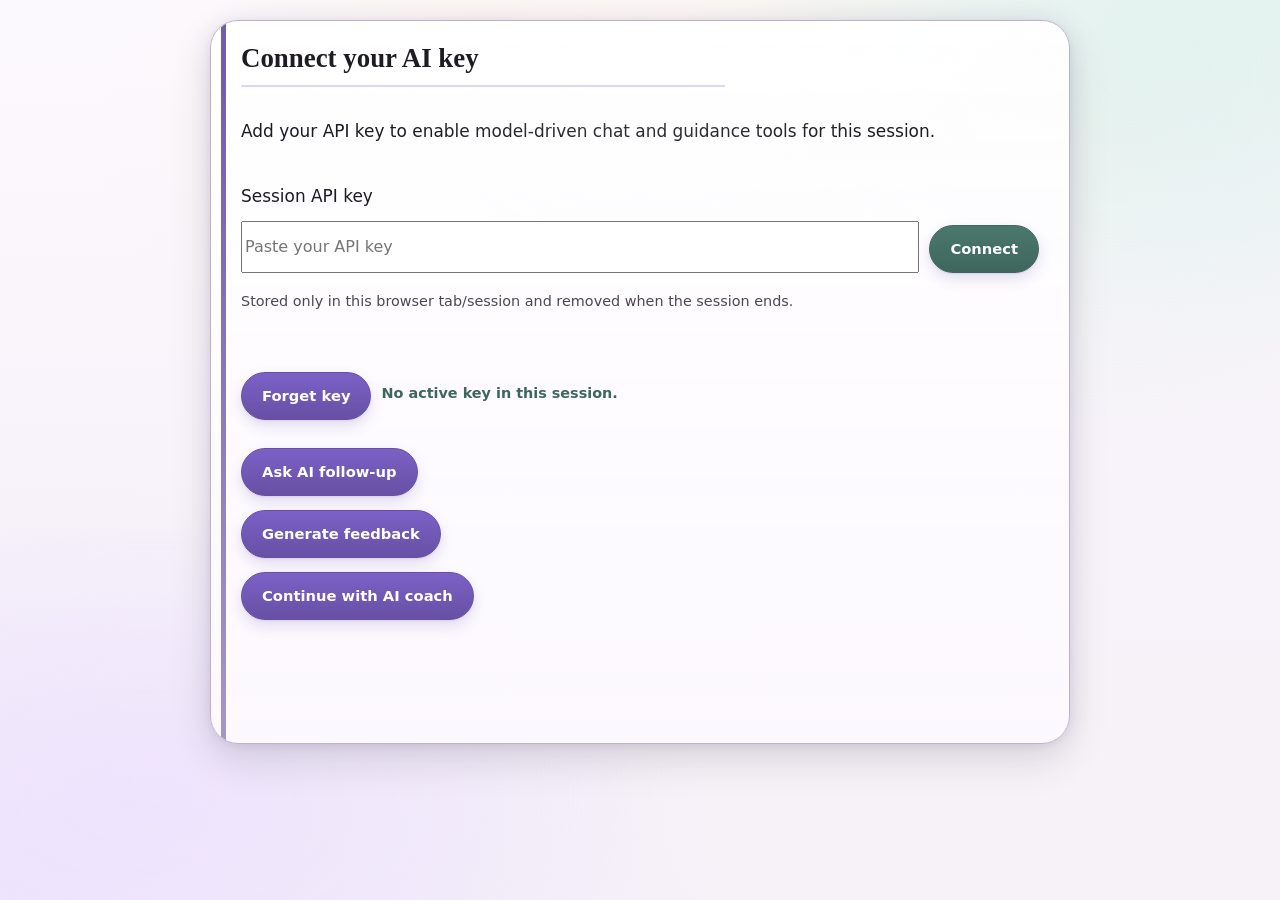
<file: index.html>
<!DOCTYPE html>
<html lang="en">
<head>
  <meta charset="UTF-8" />
  <meta name="viewport" content="width=device-width, initial-scale=1.0" />
  <title>Reflective Practice Lesson</title>
  <link rel="stylesheet" href="styles.css" />
  <style>
    .api-key-slide { max-width: 860px; margin: 0 auto; }
    .api-key-form { display: grid; gap: 10px; margin-top: 12px; }
    .api-key-row { display: flex; gap: 10px; flex-wrap: wrap; }
    .api-key-row input { flex: 1; min-width: 260px; }
    .api-help { color: var(--md-on-surface-variant); margin: 8px 0 0; font-size: .9rem; }
    .api-error { color: var(--md-error); margin: 6px 0 0; font-weight: 600; min-height: 1.3em; }
    .key-actions { display: flex; gap: 10px; align-items: center; flex-wrap: wrap; margin-top: 10px; }
    .key-status { font-size: .9rem; color: var(--md-secondary); font-weight: 600; }
    .ai-area { display: grid; gap: 10px; margin-top: 16px; }
  </style>
</head>
<body>
  <main>
    <div id="slide-container">
      <section class="slide active api-key-slide" aria-labelledby="api-key-title">
        <div class="text-region">
          <h1 id="api-key-title" class="slide-question">Connect your AI key</h1>
          <p class="slide-copy">Add your API key to enable model-driven chat and guidance tools for this session.</p>

          <form class="api-key-form" id="api-key-form" novalidate>
            <label for="api-key-input" class="slide-copy">Session API key</label>
            <div class="api-key-row">
              <input
                id="api-key-input"
                name="api-key"
                type="password"
                autocomplete="off"
                spellcheck="false"
                placeholder="Paste your API key"
                aria-describedby="api-key-help api-key-error"
              />
              <button type="submit" class="submit-btn">Connect</button>
            </div>
            <p id="api-key-help" class="api-help">Stored only in this browser tab/session and removed when the session ends.</p>
            <p id="api-key-error" class="api-error" role="alert" aria-live="polite"></p>
          </form>

          <div class="key-actions">
            <button id="forget-key-btn" type="button" class="cta-btn">Forget key</button>
            <span id="key-status" class="key-status" aria-live="polite"></span>
          </div>

          <div class="ai-area">
            <button data-ai-dependent type="button" class="cta-btn">Ask AI follow-up</button>
            <button data-ai-dependent type="button" class="cta-btn">Generate feedback</button>
            <button data-ai-dependent type="button" class="cta-btn">Continue with AI coach</button>
          </div>
        </div>
      </section>
    </div>
  </main>

  <script>
    const SESSION_API_KEY = 'reflectivePracticeSessionApiKey';
    const MIN_KEY_LENGTH = 12;

    const modelState = {
      selectedModel: null,
      isConnected: false,
    };

    const chatState = {
      messages: [],
      draft: '',
    };

    const apiKeyForm = document.getElementById('api-key-form');
    const apiKeyInput = document.getElementById('api-key-input');
    const apiKeyError = document.getElementById('api-key-error');
    const keyStatus = document.getElementById('key-status');
    const forgetKeyBtn = document.getElementById('forget-key-btn');

    function getStoredKey() {
      return sessionStorage.getItem(SESSION_API_KEY) || '';
    }

    function setError(message) {
      apiKeyError.textContent = message;
    }

    function clearError() {
      apiKeyError.textContent = '';
    }

    function hasValidKey(key) {
      return typeof key === 'string' && key.trim().length >= MIN_KEY_LENGTH;
    }

    function setAiDependentControlsEnabled(enabled) {
      document.querySelectorAll('[data-ai-dependent]').forEach((button) => {
        button.disabled = !enabled;
        button.setAttribute('aria-disabled', String(!enabled));
      });
    }

    function resetModelAndChatStates() {
      modelState.selectedModel = null;
      modelState.isConnected = false;
      chatState.messages = [];
      chatState.draft = '';
    }

    function updateUiFromSessionKey() {
      const key = getStoredKey();
      const valid = hasValidKey(key);
      setAiDependentControlsEnabled(valid);
      keyStatus.textContent = valid ? 'Key connected for this session.' : 'No active key in this session.';
      if (valid) {
        modelState.isConnected = true;
      }
    }

    apiKeyForm.addEventListener('submit', (event) => {
      event.preventDefault();
      const key = apiKeyInput.value.trim();

      if (!key) {
        setError('API key is required. Paste your key and try again.');
        setAiDependentControlsEnabled(false);
        return;
      }

      if (key.length < MIN_KEY_LENGTH) {
        setError(`API key is too short. Use at least ${MIN_KEY_LENGTH} characters.`);
        setAiDependentControlsEnabled(false);
        return;
      }

      sessionStorage.setItem(SESSION_API_KEY, key);
      clearError();
      apiKeyInput.value = '';
      modelState.isConnected = true;
      updateUiFromSessionKey();
    });

    forgetKeyBtn.addEventListener('click', () => {
      sessionStorage.removeItem(SESSION_API_KEY);
      resetModelAndChatStates();
      setAiDependentControlsEnabled(false);
      clearError();
      keyStatus.textContent = 'Session key forgotten. Model and chat state reset.';
    });

    updateUiFromSessionKey();
  </script>
</body>
</html>
</file>
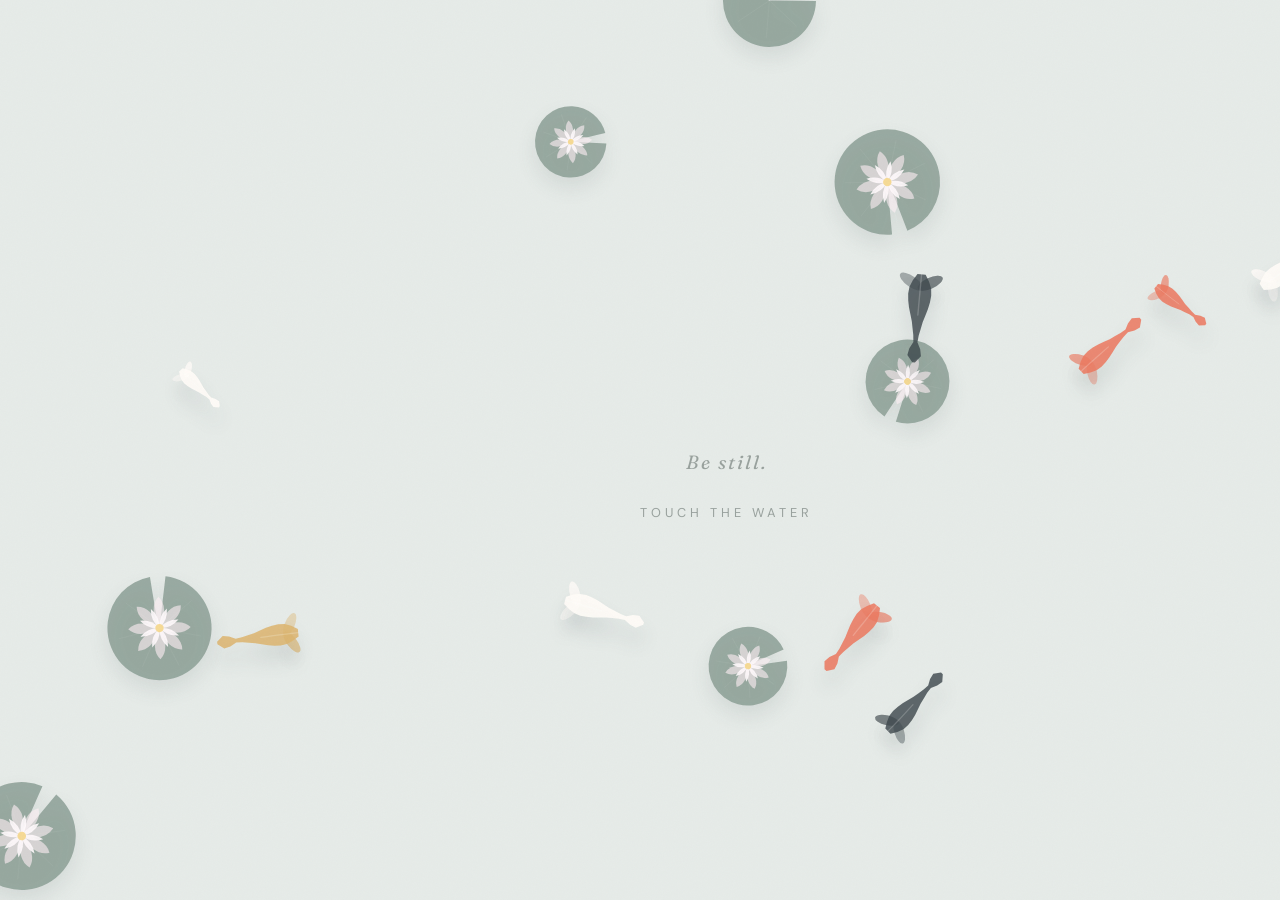
<file: game.html>
<!DOCTYPE html>
<html lang="en">
<head>
    <meta charset="UTF-8">
    <meta name="viewport" content="width=device-width, initial-scale=1.0">
    <title>Reflective Space & Zen Pond</title>
    <link rel="preconnect" href="https://fonts.googleapis.com">
    <link rel="preconnect" href="https://fonts.gstatic.com" crossorigin>
    <link href="https://fonts.googleapis.com/css2?family=DM+Sans:wght@400;500;700&family=Fraunces:opsz,wght@9..144,400;9..144,550;9..144,700&display=swap" rel="stylesheet">
    <style>
        /* --- Zen Timing System --- */
        :root {
            --zen-ease: cubic-bezier(0.2, 0, 0, 1);
            --zen-fast: 0.8s;
            --zen-med: 1.5s;
            --zen-slow: 2.5s;
            --zen-glacial: 4s;
            --zen-stagger: 0.5s;
            --md-primary: #6750a4;
            --md-primary-dim: #5a4494;
            --md-on-primary: #ffffff;
            --md-primary-container: #eadcff;
            --md-on-surface: #1f1b23;
            --md-on-surface-variant: #4d4655;
            --md-secondary: #3f665d;
            --font-sans: "DM Sans", Inter, ui-sans-serif, system-ui, -apple-system, BlinkMacSystemFont, "Segoe UI", Roboto, "Helvetica Neue", Arial, sans-serif;
            --font-serif: "Fraunces", "Iowan Old Style", "Palatino Linotype", Georgia, serif;
        }

        /* --- Base Pond Styles --- */
        body, html {
            margin: 0;
            padding: 0;
            width: 100%;
            height: 100%;
            overflow: hidden;
            background: #e6ebe8;
            animation: lightShift 90s infinite alternate ease-in-out;
            font-family: var(--font-sans);
            cursor: crosshair;
        }

        @keyframes lightShift {
            0%   { background-color: #e8ede8; }
            25%  { background-color: #e3e8e1; }
            50%  { background-color: #eeeae4; }
            75%  { background-color: #e6e3e8; }
            100% { background-color: #e0e6ea; }
        }

        /* --- Page Curtain Fade-In --- */
        #page-curtain {
            position: fixed;
            inset: 0;
            background: #1a1f1c;
            z-index: 9999;
            pointer-events: none;
            animation: curtainLift var(--zen-glacial) var(--zen-ease) forwards;
        }

        @keyframes curtainLift {
            0%   { opacity: 1; }
            100% { opacity: 0; }
        }

        /* --- Keyframes --- */
        @keyframes gentleFadeIn {
            from { opacity: 0; transform: translateY(8px); }
            to   { opacity: 1; transform: translateY(0); }
        }

        @keyframes cardFloat {
            from { opacity: 0; transform: translateY(20px); }
            to   { opacity: 1; transform: translateY(0); }
        }

        @keyframes breatheGlow {
            0%, 100% {
                box-shadow:
                    0 0 20px rgba(103, 80, 164, 0.15),
                    0 0 60px rgba(103, 80, 164, 0.08);
            }
            50% {
                box-shadow:
                    0 0 40px rgba(103, 80, 164, 0.25),
                    0 0 100px rgba(103, 80, 164, 0.12);
            }
        }

        /* --- Texture Overlay --- */
        #texture {
            position: absolute;
            top: 0;
            left: 0;
            width: 100%;
            height: 100%;
            pointer-events: none;
            opacity: 0.25;
            mix-blend-mode: multiply;
            z-index: 10;
        }

        canvas {
            display: block;
            width: 100%;
            height: 100%;
            position: absolute;
            top: 0;
            left: 0;
            z-index: 1;
        }

        /* --- "Be Still" Overlay --- */
        #overlay {
            position: absolute;
            top: 50%;
            left: 50%;
            transform: translate(-50%, -50%);
            font-family: var(--font-serif);
            color: rgba(120, 130, 125, 0.7);
            font-size: 1.2rem;
            font-style: italic;
            letter-spacing: 2px;
            pointer-events: none;
            opacity: 0;
            animation: gentleFadeIn var(--zen-slow) ease-out 1.5s forwards;
            transition: opacity 3s ease-out;
            text-align: center;
            z-index: 20;
        }

        /* --- UI Overlay Container (NO blur, transparent, click-through) --- */
        #ui-container {
            position: absolute;
            top: 0;
            left: 0;
            width: 100%;
            height: 100%;
            z-index: 25;
            display: flex;
            align-items: center;
            justify-content: center;
            background: transparent;
            pointer-events: none;
            opacity: 0;
            transition: opacity 3s var(--zen-ease);
        }

        /* --- Glass-Morphism Card --- */
        .card {
            background: rgba(255, 255, 255, 0.72);
            backdrop-filter: blur(12px) saturate(1.1);
            -webkit-backdrop-filter: blur(12px) saturate(1.1);
            border-radius: 24px;
            border: 1px solid rgba(255, 255, 255, 0.55);
            box-shadow:
                0 18px 48px rgba(27, 18, 47, 0.10),
                0 2px 10px rgba(27, 18, 47, 0.06),
                inset 0 1px 0 rgba(255, 255, 255, 0.6);
            padding: 36px 32px;
            width: 90%;
            max-width: 420px;
            text-align: center;
            pointer-events: auto;
            cursor: default;
            opacity: 0;
            animation: cardFloat var(--zen-slow) var(--zen-ease) forwards;
        }

        /* --- Card Content Transitions --- */
        #card-content {
            transition: opacity var(--zen-med) var(--zen-ease);
        }

        /* --- Staggered Reveals --- */
        .stagger-1 {
            opacity: 0;
            animation: gentleFadeIn var(--zen-med) var(--zen-ease) forwards;
            animation-delay: 0s;
        }
        .stagger-2 {
            opacity: 0;
            animation: gentleFadeIn var(--zen-med) var(--zen-ease) forwards;
            animation-delay: var(--zen-stagger);
        }
        .stagger-3 {
            opacity: 0;
            animation: gentleFadeIn var(--zen-med) var(--zen-ease) forwards;
            animation-delay: calc(var(--zen-stagger) * 2);
        }

        /* --- Card Typography --- */
        .card h2 {
            margin: 0 0 20px 0;
            font-family: var(--font-serif);
            font-size: clamp(1.2rem, 1rem + 0.6vw, 1.6rem);
            font-weight: 550;
            color: var(--md-on-surface);
            line-height: 1.35;
            text-wrap: balance;
        }

        .card p {
            margin: 0 0 24px 0;
            font-family: var(--font-sans);
            color: var(--md-on-surface-variant);
            font-size: 0.95rem;
            line-height: 1.6;
        }

        /* --- Buttons --- */
        .btn {
            background: linear-gradient(180deg, #7b61c7 0%, var(--md-primary) 100%);
            color: var(--md-on-primary);
            border: 1px solid rgba(103, 80, 164, 0.3);
            border-radius: 999px;
            padding: 14px 28px;
            font-family: var(--font-sans);
            font-size: 0.92rem;
            font-weight: 700;
            letter-spacing: 0.02em;
            cursor: pointer;
            width: 100%;
            display: inline-flex;
            align-items: center;
            justify-content: center;
            box-shadow:
                0 6px 14px rgba(103, 80, 164, 0.15),
                0 1px 2px rgba(20, 15, 28, 0.06);
            transition:
                transform var(--zen-fast) var(--zen-ease),
                filter var(--zen-fast) var(--zen-ease),
                box-shadow var(--zen-fast) var(--zen-ease),
                background var(--zen-fast) var(--zen-ease);
        }

        .btn:hover {
            filter: brightness(1.06);
            box-shadow:
                0 10px 24px rgba(103, 80, 164, 0.20),
                0 2px 4px rgba(20, 15, 28, 0.08);
            transform: translateY(-1px);
        }

        .btn:active {
            transform: scale(0.985);
            filter: brightness(0.98);
        }

        /* --- Secondary / Ghost Buttons --- */
        .btn-ghost {
            background: rgba(255, 255, 255, 0.5);
            border: 1px solid rgba(103, 80, 164, 0.2);
            color: var(--md-primary);
            margin-bottom: 12px;
            box-shadow: 0 2px 8px rgba(20, 15, 28, 0.06);
            font-weight: 600;
        }

        .btn-ghost:hover {
            background: rgba(234, 220, 255, 0.6);
            border-color: rgba(103, 80, 164, 0.35);
            filter: none;
            box-shadow: 0 4px 12px rgba(103, 80, 164, 0.12);
        }

        /* --- Breathing UI --- */
        .breathing-container {
            display: flex;
            flex-direction: column;
            align-items: center;
            justify-content: center;
            height: 220px;
        }

        .breathing-circle {
            width: 110px;
            height: 110px;
            border-radius: 50%;
            position: relative;
            background: radial-gradient(circle at 35% 35%,
                rgba(234, 220, 255, 0.6) 0%,
                rgba(103, 80, 164, 0.2) 60%,
                rgba(63, 102, 93, 0.12) 100%);
            border: 2px solid rgba(103, 80, 164, 0.25);
            display: flex;
            align-items: center;
            justify-content: center;
            font-family: var(--font-serif);
            font-size: 2rem;
            font-weight: 400;
            color: var(--md-primary);
            animation: breatheGlow 8s ease-in-out infinite;
        }

        .breathing-circle::before {
            content: '';
            position: absolute;
            inset: 6px;
            border: 1px solid rgba(255, 255, 255, 0.3);
            border-radius: 50%;
            pointer-events: none;
        }

        .breathing-label {
            margin-top: 30px;
            font-family: var(--font-sans);
            font-size: 0.85rem;
            color: var(--md-on-surface-variant);
            font-weight: 500;
            letter-spacing: 2px;
            text-transform: uppercase;
            opacity: 0;
            animation: gentleFadeIn var(--zen-med) var(--zen-ease) 0.3s forwards;
        }

        /* --- Reduced Motion --- */
        @media (prefers-reduced-motion: reduce) {
            *, *::before, *::after {
                animation-duration: 1ms !important;
                animation-iteration-count: 1 !important;
                transition-duration: 1ms !important;
            }
            #page-curtain { display: none; }
            .card, #ui-container, #overlay,
            .stagger-1, .stagger-2, .stagger-3 {
                opacity: 1 !important;
                transform: none !important;
            }
        }
    </style>
</head>
<body>

    <!-- Page fade-in curtain -->
    <div id="page-curtain"></div>

    <!-- Paper texture overlay -->
    <svg id="texture">
        <filter id="noise">
            <feTurbulence type="fractalNoise" baseFrequency="0.8" numOctaves="4" stitchTiles="stitch"/>
            <feColorMatrix type="matrix" values="1 0 0 0 0, 0 1 0 0 0, 0 0 1 0 0, 0 0 0 0.1 0" />
        </filter>
        <rect width="100%" height="100%" filter="url(#noise)"/>
    </svg>

    <!-- "Be still" text — fades in then yields to UI cards -->
    <div id="overlay">Be still.<br><br><span style="font-size: 0.8rem; font-family: var(--font-sans); letter-spacing: 4px; font-style: normal; text-transform: uppercase;">Touch the water</span></div>

    <!-- Interactive Pond Canvas -->
    <canvas id="pond"></canvas>

    <!-- UI Overlay Layer -->
    <div id="ui-container">
        <div class="card" id="card-content">
            <!-- JS injects content here -->
        </div>
    </div>

<script>
    /* =========================================
       REDUCED MOTION CHECK
       ========================================= */
    const prefersReducedMotion = window.matchMedia('(prefers-reduced-motion: reduce)').matches;
    const ZEN = {
        fast:    prefersReducedMotion ? 10 : 800,
        med:     prefersReducedMotion ? 10 : 1500,
        slow:    prefersReducedMotion ? 10 : 2500,
        glacial: prefersReducedMotion ? 10 : 4000
    };

    /* =========================================
       PAGE CURTAIN CLEANUP
       ========================================= */
    const pageCurtain = document.getElementById('page-curtain');
    if (pageCurtain) {
        pageCurtain.addEventListener('animationend', () => {
            pageCurtain.remove();
        });
    }

    /* =========================================
       UI OVERLAY & CARD FLOW LOGIC
       ========================================= */
    const uiContainer = document.getElementById('ui-container');
    const cardContent = document.getElementById('card-content');
    const overlay = document.getElementById('overlay');

    // Flow states defining the UI sequence
    const flowSteps = [
        { title: "Welcome to our Reflective Space.", btn: "Next" },
        { title: "Take a moment to enjoy the waters.", btn: "Next" },
        { title: "When you're ready, choose a learning pathway.", btn: "Next" },
        { title: "Each pathway will take 20 minutes.", btn: "Next" },
        {
            type: "options",
            title: "Select a pathway",
            options: ["Experiential Learning Theory", "Guided Reflection"]
        },
        { title: "Before we begin, let's take a moment to centre ourselves in the present moment.", btn: "Next" },
        { title: "Let's breathe together.", btn: "Begin" },
        { type: "breathe" }
    ];

    let currentStep = 0;
    let isTransitioning = false;

    function renderUI() {
        if (isTransitioning) return;
        isTransitioning = true;

        const step = flowSteps[currentStep];

        // Fade out current content
        cardContent.style.opacity = '0';

        setTimeout(() => {
            if (step.type === "options") {
                cardContent.innerHTML = `
                    <h2 class="stagger-1">${step.title}</h2>
                    <div class="stagger-2">
                        <button class="btn btn-ghost" onclick="nextStep()">${step.options[0]}</button>
                        <button class="btn btn-ghost" onclick="nextStep()">${step.options[1]}</button>
                    </div>
                `;
            } else if (step.type === "breathe") {
                cardContent.innerHTML = `
                    <div class="breathing-container stagger-1">
                        <div class="breathing-circle" id="b-circle">4</div>
                        <div class="breathing-label" id="b-label">Get ready...</div>
                    </div>
                `;
                setTimeout(startBreathingCycle, ZEN.med);
            } else {
                cardContent.innerHTML = `
                    <h2 class="stagger-1">${step.title}</h2>
                    <div class="stagger-2">
                        <button class="btn" onclick="nextStep()">${step.btn}</button>
                    </div>
                `;
            }

            // Fade in new content
            cardContent.style.opacity = '1';
            isTransitioning = false;
        }, ZEN.med);
    }

    function nextStep() {
        if (isTransitioning) return;
        currentStep++;
        if (currentStep < flowSteps.length) {
            renderUI();
        }
    }

    /* =========================================
       BREATHING EXERCISE (4-7-8)
       ========================================= */
    function startBreathingCycle() {
        const circle = document.getElementById('b-circle');
        const label = document.getElementById('b-label');
        if (!circle || !label) return;

        // 1. Inhale (4s)
        label.innerText = "Inhale";
        circle.style.transition = "transform 4s ease-in-out, background 4s ease, box-shadow 4s ease";
        circle.style.transform = "scale(1.4)";
        circle.style.background = "radial-gradient(circle at 35% 35%, rgba(234, 220, 255, 0.8) 0%, rgba(103, 80, 164, 0.35) 60%, rgba(63, 102, 93, 0.2) 100%)";
        circle.style.boxShadow = "0 0 30px rgba(103, 80, 164, 0.25), 0 0 80px rgba(103, 80, 164, 0.12), 0 0 140px rgba(103, 80, 164, 0.06)";
        countdown(4, circle, () => {

            // 2. Hold (7s)
            label.innerText = "Hold";
            circle.style.transition = "none";
            countdown(7, circle, () => {

                // 3. Exhale (8s)
                label.innerText = "Exhale";
                circle.style.transition = "transform 8s ease-in-out, background 8s ease, box-shadow 8s ease";
                circle.style.transform = "scale(1)";
                circle.style.background = "radial-gradient(circle at 35% 35%, rgba(234, 220, 255, 0.4) 0%, rgba(103, 80, 164, 0.12) 60%, rgba(63, 102, 93, 0.08) 100%)";
                circle.style.boxShadow = "0 0 15px rgba(103, 80, 164, 0.10), 0 0 40px rgba(103, 80, 164, 0.05)";
                countdown(8, circle, () => {

                    // Finish — slowly fade out the entire UI
                    uiContainer.style.transition = `opacity 3s var(--zen-ease)`;
                    uiContainer.style.opacity = '0';
                    setTimeout(() => {
                        uiContainer.style.display = 'none';
                    }, 3000);
                });
            });
        });
    }

    function countdown(seconds, element, callback) {
        element.innerText = seconds;
        let left = seconds - 1;

        let interval = setInterval(() => {
            if (left <= 0) {
                clearInterval(interval);
                callback();
            } else {
                element.innerText = left;
                left--;
            }
        }, 1000);
    }

    /* =========================================
       CHOREOGRAPHY: Page load sequence
       ========================================= */
    // 1. Page curtain fades (0-4s)
    // 2. "Be still" text visible (fades in at 1.5s via CSS)
    // 3. "Be still" fades out, UI container fades in (at ~5s)
    setTimeout(() => {
        // Fade out "Be still"
        overlay.style.opacity = '0';

        // After it's mostly gone, bring in the UI
        setTimeout(() => {
            uiContainer.style.opacity = '1';
            renderUI();
        }, ZEN.med);
    }, ZEN.glacial + 1000);


    /* =========================================
       ZEN POND CANVAS ENGINE
       ========================================= */
    const canvas = document.getElementById('pond');
    const ctx = canvas.getContext('2d');

    let width, height;
    let fishes = [];
    let ripples = [];
    let lilies = [];

    const fishPalettes = [
        { body: 'rgba(235, 120, 95, 0.85)', fins: 'rgba(235, 120, 95, 0.4)' },
        { body: 'rgba(255, 252, 248, 0.9)', fins: 'rgba(255, 252, 248, 0.5)' },
        { body: 'rgba(60, 70, 75, 0.8)', fins: 'rgba(60, 70, 75, 0.4)' },
        { body: 'rgba(220, 180, 110, 0.85)', fins: 'rgba(220, 180, 110, 0.4)' }
    ];

    function resize() {
        width = canvas.width = window.innerWidth;
        height = canvas.height = window.innerHeight;
    }
    window.addEventListener('resize', resize);
    resize();

    class Ripple {
        constructor(x, y) {
            this.x = x;
            this.y = y;
            this.radius = 0;
            this.maxRadius = 150 + Math.random() * 80;
            this.speed = 0.25;
            this.alpha = 0.8;
        }
        update() {
            let progress = this.radius / this.maxRadius;
            this.radius += this.speed * (1 - progress + 0.1);
            this.alpha = 0.8 * (1 - progress);
            return this.radius < this.maxRadius;
        }
        draw() {
            ctx.beginPath();
            ctx.arc(this.x, this.y, this.radius, 0, Math.PI * 2);
            ctx.strokeStyle = `rgba(255, 255, 255, ${this.alpha})`;
            ctx.lineWidth = 1.5 * this.alpha;
            ctx.stroke();

            if (this.radius > 20) {
                ctx.beginPath();
                ctx.arc(this.x, this.y, this.radius - 20, 0, Math.PI * 2);
                ctx.strokeStyle = `rgba(255, 255, 255, ${this.alpha * 0.3})`;
                ctx.lineWidth = 0.5;
                ctx.stroke();
            }
        }
    }

    class Lily {
        constructor(x, y) {
            this.x = x;
            this.y = y;
            this.size = 35 + Math.random() * 20;
            this.angle = Math.random() * Math.PI * 2;
            this.drift = (Math.random() - 0.5) * 0.0002;
            this.padColor = 'rgba(135, 155, 145, 0.8)';
            this.hasFlower = Math.random() > 0.4;
        }
        update() {
            this.angle += this.drift;
        }
        draw() {
            ctx.save();
            ctx.translate(this.x, this.y);
            ctx.rotate(this.angle);

            ctx.shadowColor = 'rgba(80, 95, 90, 0.15)';
            ctx.shadowBlur = 20;
            ctx.shadowOffsetY = 10;

            ctx.beginPath();
            ctx.arc(0, 0, this.size, 0.15, Math.PI * 2 - 0.15);
            ctx.quadraticCurveTo(-this.size * 0.2, 0, 0, 0);
            ctx.closePath();
            ctx.fillStyle = this.padColor;
            ctx.fill();

            ctx.strokeStyle = 'rgba(255, 255, 255, 0.1)';
            ctx.lineWidth = 0.5;
            for (let i = 0; i < 7; i++) {
                ctx.rotate((Math.PI * 2) / 7);
                ctx.beginPath();
                ctx.moveTo(0, 0);
                ctx.lineTo(this.size * 0.8, 0);
                ctx.stroke();
            }

            if (this.hasFlower) {
                ctx.shadowColor = 'transparent';
                const petals = 8;

                ctx.fillStyle = 'rgba(255, 240, 245, 0.6)';
                for (let i = 0; i < petals; i++) {
                    ctx.rotate((Math.PI * 2) / petals);
                    ctx.beginPath();
                    ctx.moveTo(0, 0);
                    ctx.quadraticCurveTo(this.size * 0.2, this.size * 0.4, 0, this.size * 0.6);
                    ctx.quadraticCurveTo(-this.size * 0.2, this.size * 0.4, 0, 0);
                    ctx.fill();
                }

                ctx.fillStyle = 'rgba(255, 250, 252, 0.9)';
                ctx.rotate(Math.PI / petals);
                for (let i = 0; i < petals; i++) {
                    ctx.rotate((Math.PI * 2) / petals);
                    ctx.beginPath();
                    ctx.moveTo(0, 0);
                    ctx.quadraticCurveTo(this.size * 0.1, this.size * 0.2, 0, this.size * 0.4);
                    ctx.quadraticCurveTo(-this.size * 0.1, this.size * 0.2, 0, 0);
                    ctx.fill();
                }

                ctx.beginPath();
                ctx.arc(0, 0, this.size * 0.08, 0, Math.PI * 2);
                ctx.fillStyle = 'rgba(245, 215, 140, 0.9)';
                ctx.fill();
            }
            ctx.restore();
        }
    }

    class Fish {
        constructor() {
            this.palette = fishPalettes[Math.floor(Math.random() * fishPalettes.length)];

            this.x = Math.random() * width;
            this.y = Math.random() * height;
            this.vx = 0;
            this.vy = 0;
            this.angle = Math.random() * Math.PI * 2;

            this.speed = 0.5 + Math.random() * 0.4;

            this.turnOffset = Math.random() * 1000;
            this.scale = 0.8 + Math.random() * 0.6;

            this.numNodes = 14;
            this.nodes = [];
            let targetDist = 5 * this.scale;

            for (let i = 0; i < this.numNodes; i++) {
                this.nodes.push({
                    x: this.x - Math.cos(this.angle) * (i * targetDist),
                    y: this.y - Math.sin(this.angle) * (i * targetDist)
                });
            }

            this.widths = [3, 6, 8, 8.5, 8, 7, 5.5, 4, 3, 2, 1.5, 4, 5, 1].map(w => w * this.scale);
        }

        update() {
            const time = Date.now() * 0.0001;
            this.angle += Math.sin(time + this.turnOffset) * 0.005;

            let targetVx = Math.cos(this.angle) * this.speed;
            let targetVy = Math.sin(this.angle) * this.speed;

            let nudgeX = 0;
            let nudgeY = 0;

            ripples.forEach(r => {
                let dx = this.nodes[0].x - r.x;
                let dy = this.nodes[0].y - r.y;
                let dist = Math.sqrt(dx * dx + dy * dy);

                if (Math.abs(dist - r.radius) < 40) {
                    let force = (40 - Math.abs(dist - r.radius)) / 40;
                    let pushAngle = Math.atan2(dy, dx);
                    nudgeX += Math.cos(pushAngle) * force * 0.4;
                    nudgeY += Math.sin(pushAngle) * force * 0.4;
                }
            });

            this.vx += (targetVx + nudgeX - this.vx) * 0.08;
            this.vy += (targetVy + nudgeY - this.vy) * 0.08;

            this.nodes[0].x += this.vx;
            this.nodes[0].y += this.vy;

            const margin = 150;
            if (this.nodes[0].x < -margin) this.nodes[0].x = width + margin;
            if (this.nodes[0].x > width + margin) this.nodes[0].x = -margin;
            if (this.nodes[0].y < -margin) this.nodes[0].y = height + margin;
            if (this.nodes[0].y > height + margin) this.nodes[0].y = -margin;

            for (let i = 1; i < this.numNodes; i++) {
                let dx = this.nodes[i - 1].x - this.nodes[i].x;
                let dy = this.nodes[i - 1].y - this.nodes[i].y;
                let dist = Math.sqrt(dx * dx + dy * dy);

                let targetDist = 5 * this.scale;

                if (dist > targetDist) {
                    this.nodes[i].x = this.nodes[i - 1].x - (dx / dist) * targetDist;
                    this.nodes[i].y = this.nodes[i - 1].y - (dy / dist) * targetDist;
                }
            }
        }

        draw() {
            ctx.lineJoin = "round";
            ctx.lineCap = "round";

            ctx.shadowColor = 'rgba(70, 85, 90, 0.15)';
            ctx.shadowBlur = 20;
            ctx.shadowOffsetY = 15;

            if (this.nodes[2] && this.nodes[3]) {
                let dx = this.nodes[2].x - this.nodes[3].x;
                let dy = this.nodes[2].y - this.nodes[3].y;
                let angle = Math.atan2(dy, dx);

                ctx.fillStyle = this.palette.fins;
                ctx.beginPath();

                ctx.save();
                ctx.translate(this.nodes[2].x, this.nodes[2].y);
                ctx.rotate(angle + Math.PI / 3);
                ctx.ellipse(this.scale * 8, 0, this.scale * 10, this.scale * 4, 0, 0, Math.PI * 2);
                ctx.fill();
                ctx.restore();

                ctx.save();
                ctx.translate(this.nodes[2].x, this.nodes[2].y);
                ctx.rotate(angle - Math.PI / 3);
                ctx.ellipse(this.scale * 8, 0, this.scale * 10, this.scale * 4, 0, 0, Math.PI * 2);
                ctx.fill();
                ctx.restore();
            }

            ctx.fillStyle = this.palette.body;
            ctx.beginPath();

            let leftPoints = [];
            let rightPoints = [];

            for (let i = 0; i < this.numNodes; i++) {
                let angle;
                if (i === 0) {
                    angle = Math.atan2(this.nodes[0].y - this.nodes[1].y, this.nodes[0].x - this.nodes[1].x);
                } else if (i === this.numNodes - 1) {
                    angle = Math.atan2(this.nodes[i - 1].y - this.nodes[i].y, this.nodes[i - 1].x - this.nodes[i].x);
                } else {
                    let dx = this.nodes[i - 1].x - this.nodes[i + 1].x;
                    let dy = this.nodes[i - 1].y - this.nodes[i + 1].y;
                    angle = Math.atan2(dy, dx);
                }

                let normal = angle + Math.PI / 2;
                let w = this.widths[i];

                leftPoints.push({ x: this.nodes[i].x + Math.cos(normal) * w, y: this.nodes[i].y + Math.sin(normal) * w });
                rightPoints.push({ x: this.nodes[i].x - Math.cos(normal) * w, y: this.nodes[i].y - Math.sin(normal) * w });
            }

            ctx.moveTo(leftPoints[0].x, leftPoints[0].y);
            for (let i = 1; i < leftPoints.length; i++) { ctx.lineTo(leftPoints[i].x, leftPoints[i].y); }
            for (let i = rightPoints.length - 1; i >= 0; i--) { ctx.lineTo(rightPoints[i].x, rightPoints[i].y); }
            ctx.closePath();
            ctx.fill();

            ctx.shadowColor = 'transparent';

            ctx.strokeStyle = 'rgba(255, 255, 255, 0.2)';
            ctx.lineWidth = 1 * this.scale;
            ctx.beginPath();
            ctx.moveTo(this.nodes[0].x, this.nodes[0].y);
            for (let i = 1; i < 7; i++) { ctx.lineTo(this.nodes[i].x, this.nodes[i].y); }
            ctx.stroke();
        }
    }

    // --- INITIALIZATION ---

    function initPond() {
        const numLilies = 7;
        for (let i = 0; i < numLilies; i++) {
            let placed = false;
            let attempts = 0;
            while (!placed && attempts < 50) {
                let testX = Math.random() * width;
                let testY = Math.random() * height;
                let collision = false;
                for (let j = 0; j < lilies.length; j++) {
                    let dx = testX - lilies[j].x;
                    let dy = testY - lilies[j].y;
                    if (Math.sqrt(dx * dx + dy * dy) < 180) {
                        collision = true;
                        break;
                    }
                }
                if (!collision) {
                    lilies.push(new Lily(testX, testY));
                    placed = true;
                }
                attempts++;
            }
        }
        for (let i = 0; i < 9; i++) { fishes.push(new Fish()); }
    }

    // --- INTERACTION ---
    // Clicks pass through ui-container (pointer-events: none) to canvas.
    // Only card area blocks clicks (pointer-events: auto on .card).

    function createRipple(e) {
        ripples.push(new Ripple(e.clientX, e.clientY));
    }

    canvas.addEventListener('mousedown', createRipple);
    canvas.addEventListener('touchstart', (e) => {
        e.preventDefault();
        for (let i = 0; i < e.touches.length; i++) {
            createRipple(e.touches[i]);
        }
    }, { passive: false });

    // --- MAIN LOOP ---

    function animatePond() {
        ctx.clearRect(0, 0, width, height);

        lilies.forEach(lily => { lily.update(); lily.draw(); });
        fishes.forEach(fish => { fish.update(); fish.draw(); });

        for (let i = ripples.length - 1; i >= 0; i--) {
            if (!ripples[i].update()) { ripples.splice(i, 1); }
            else { ripples[i].draw(); }
        }

        requestAnimationFrame(animatePond);
    }

    initPond();
    animatePond();

</script>
</body>
</html>
</file>
<file: styles.css>
/* ==========================================================================
   MATERIAL DESIGN 3 — REFINED + ACCESSIBILITY-HARDENED
   Purple · Emerald · Amber
   Mobile-first · progressive enhancement · compatibility fallbacks
   ========================================================================== */

:root {
  color-scheme: light;

  /* Typography */
  --font-sans: "DM Sans", Inter, ui-sans-serif, system-ui, -apple-system, BlinkMacSystemFont, "Segoe UI", Roboto, "Helvetica Neue", Arial, sans-serif;
  --font-serif: "Fraunces", "Iowan Old Style", "Palatino Linotype", "Book Antiqua", Georgia, serif;

  /* Core MD3-ish palette */
  --md-primary: #6750a4;
  --md-on-primary: #ffffff;
  --md-primary-container: #eadcff;
  --md-on-primary-container: #240d5f;
  --md-primary-dim: #d0bcff;

  --md-secondary: #3f665d;
  --md-on-secondary: #ffffff;
  --md-secondary-container: #d3eee5;
  --md-on-secondary-container: #0e241f;

  --md-tertiary: #a87800;
  --md-on-tertiary: #ffffff;
  --md-tertiary-container: #ffe3ad;
  --md-on-tertiary-container: #2c1c00;

  --md-error: #b3261e;
  --md-on-error: #ffffff;
  --md-error-container: #f9dedc;
  --md-on-error-container: #410e0b;

  --md-surface: #fffbfe;
  --md-on-surface: #1f1b23;
  --md-on-surface-variant: #4d4655;

  --md-surface-low: #f8f3fa;
  --md-surface-container-low: #f6f1f7;
  --md-surface-container: #f3edf7;
  --md-surface-container-high: #ece6f0;
  --md-surface-high: #e9e1ec;
  --md-surface-bright: #fff8fd;

  --md-outline: #7b7385;
  --md-outline-variant: #cdc4d5;

  /* Decorative / derived */
  --focus-ring: #3a78ff;
  --focus-ring-soft: rgba(58, 120, 255, 0.18);
  --selection-bg: #d9ccff;
  --selection-fg: #1f1b23;

  --glass-bg: rgba(255, 255, 255, 0.72);
  --glass-bg-strong: rgba(255, 255, 255, 0.88);
  --glass-border: rgba(255, 255, 255, 0.55);
  --glass-shadow:
    0 18px 48px rgba(27, 18, 47, 0.14),
    0 2px 10px rgba(27, 18, 47, 0.08);

  --shadow-xs: 0 1px 2px rgba(20, 15, 28, 0.08);
  --shadow-sm: 0 2px 8px rgba(20, 15, 28, 0.08);
  --shadow-md:
    0 6px 18px rgba(20, 15, 28, 0.10),
    0 1px 2px rgba(20, 15, 28, 0.06);
  --shadow-lg:
    0 16px 42px rgba(20, 15, 28, 0.12),
    0 2px 10px rgba(20, 15, 28, 0.06);

  --gradient-orb-1: rgba(234, 220, 255, 0.56);
  --gradient-orb-2: rgba(211, 238, 229, 0.46);
  --gradient-orb-3: rgba(255, 227, 173, 0.22);

  --radius-xs: 10px;
  --radius-sm: 12px;
  --radius-md: 16px;
  --radius-lg: 24px;
  --radius-xl: 28px;
  --radius-pill: 999px;

  --ease: cubic-bezier(0.2, 0, 0, 1);
  --dur-short: 180ms;
  --dur-med: 320ms;
  --dur-long: 520ms;

  --region-gap: 12px;
  --touch-target: 48px;

  /* Mobile-first content widths */
  --container-max: 100%;
  --slide-content-max: 100%;

  /* Mobile-first slide height — fills available viewport */
  --slide-fixed-height: calc(100dvh - 148px);

  --lead-size: clamp(1.1rem, 1rem + 0.5vw, 1.55rem);
  --lead-line-height: 1.55;
  --key-point-size: clamp(0.94rem, 0.9rem + 0.2vw, 1.125rem);
  --key-point-line-height: 1.65;
  --callout-size: clamp(0.92rem, 0.88rem + 0.2vw, 1.08rem);
  --action-size: clamp(0.96rem, 0.9rem + 0.25vw, 1.18rem);

  --header-height: 56px;
}

/* ==========================================================================
   RESET & BASE
   ========================================================================== */

*,
*::before,
*::after {
  box-sizing: border-box;
  -webkit-tap-highlight-color: transparent;
}

html {
  -webkit-text-size-adjust: 100%;
  text-size-adjust: 100%;
  background: var(--md-surface-low);
  scroll-behavior: smooth;
  overscroll-behavior: none;
}

body {
  margin: 0;
  min-height: 100vh;
  min-height: 100dvh;
  font-family: var(--font-sans);
  font-size: 1rem;
  line-height: 1.5;
  color: var(--md-on-surface);
  background:
    radial-gradient(1200px 700px at 0% 100%, var(--gradient-orb-1) 0%, transparent 62%),
    radial-gradient(920px 620px at 100% 0%, var(--gradient-orb-2) 0%, transparent 58%),
    radial-gradient(780px 520px at 50% 15%, var(--gradient-orb-3) 0%, transparent 70%),
    linear-gradient(180deg, #fcf9fe 0%, var(--md-surface-low) 50%, #f6f2f8 100%);
  -webkit-font-smoothing: antialiased;
  -moz-osx-font-smoothing: grayscale;
  overflow-x: hidden;
  display: flex;
  flex-direction: column;
  position: relative;
}

body::before,
body::after {
  content: "";
  position: fixed;
  inset: 0;
  pointer-events: none;
  z-index: 0;
}

body::before {
  background:
    radial-gradient(ellipse 56% 44% at 12% 88%, rgba(234, 220, 255, 0.46) 0%, transparent 72%),
    radial-gradient(ellipse 48% 58% at 88% 8%, rgba(211, 238, 229, 0.40) 0%, transparent 72%);
}

body::after {
  background:
    radial-gradient(ellipse 28% 22% at 50% 12%, rgba(255, 255, 255, 0.7) 0%, transparent 70%);
  opacity: 0.8;
}

::selection {
  background: var(--selection-bg);
  color: var(--selection-fg);
}

img,
svg,
video,
canvas {
  display: block;
  max-width: 100%;
}

button,
input,
select,
textarea {
  font: inherit;
  color: inherit;
}

button,
[type="button"],
[type="submit"],
[type="reset"],
[role="button"] {
  cursor: pointer;
  touch-action: manipulation;
  appearance: none;
  -webkit-appearance: none;
}

button:disabled,
input:disabled,
select:disabled,
textarea:disabled {
  cursor: not-allowed;
}

a {
  color: var(--md-primary);
  text-decoration-thickness: 1.5px;
  text-underline-offset: 0.15em;
}

a:hover {
  text-decoration-thickness: 2px;
}

:where(
  a,
  button,
  input,
  select,
  textarea,
  .choice-item,
  .storyboard-link,
  .nav-btn,
  .submit-btn,
  .cta-btn,
  .section-link,
  .menu-toggle,
  .menu-close
):focus-visible {
  outline: 3px solid var(--focus-ring);
  outline-offset: 3px;
  box-shadow: 0 0 0 4px var(--focus-ring-soft);
}

:where(
  a,
  button,
  input,
  select,
  textarea,
  .choice-item,
  .storyboard-link,
  .nav-btn,
  .submit-btn,
  .cta-btn,
  .section-link,
  .menu-toggle,
  .menu-close
):focus:not(:focus-visible) {
  outline: none;
  box-shadow: none;
}

[hidden] {
  display: none !important;
}

/* ==========================================================================
   STORYBOARD FRAME
   ========================================================================== */

body.storyboard-frame::before,
body.storyboard-frame::after {
  display: none;
}

body.storyboard-frame header,
body.storyboard-frame footer {
  display: none;
}

body.storyboard-frame main {
  padding: 0;
  overflow: hidden;
}

body.storyboard-frame #slide-container {
  max-width: none;
  width: 100%;
  height: 100vh;
  height: 100dvh;
  display: flex;
  padding-top: 0;
}

body.storyboard-frame .slide {
  width: 100%;
  height: 100%;
  min-height: 100%;
  max-height: 100%;
  border-radius: 0;
}

/* ==========================================================================
   ICON FONT
   ========================================================================== */

.material-symbols-rounded {
  font-variation-settings: "FILL" 1, "wght" 500, "GRAD" 0, "opsz" 24;
  line-height: 1;
}

.material-symbols-outlined {
  line-height: 1;
}

/* ==========================================================================
   GLASS / PANELS
   ========================================================================== */

header,
footer,
.section-menu,
.avatar-shell,
.api-gate-panel,
.connection-status {
  background: var(--glass-bg);
  border: 1px solid var(--glass-border);
  box-shadow: var(--glass-shadow);
}

@supports ((backdrop-filter: blur(16px)) or (-webkit-backdrop-filter: blur(16px))) {
  header,
  footer,
  .section-menu,
  .avatar-shell,
  .api-gate-panel,
  .connection-status {
    backdrop-filter: blur(16px) saturate(1.05);
    -webkit-backdrop-filter: blur(16px) saturate(1.05);
  }
}

@supports not ((backdrop-filter: blur(16px)) or (-webkit-backdrop-filter: blur(16px))) {
  header,
  footer,
  .section-menu,
  .avatar-shell,
  .api-gate-panel,
  .connection-status {
    background: var(--glass-bg-strong);
  }
}

/* ==========================================================================
   HEADER — compact mobile-first
   ========================================================================== */

header {
  position: relative;
  z-index: 100;
  flex-shrink: 0;
  padding: calc(8px + env(safe-area-inset-top, 0px)) 12px 8px;
  display: flex;
  flex-wrap: wrap;
  align-items: center;
  justify-content: space-between;
  gap: 6px;
  margin: 6px 6px 0;
  border-radius: 18px;
}

.header-left {
  display: flex;
  align-items: center;
  gap: 8px;
  min-width: 0;
}

.header-label {
  font-size: 0.78rem;
  font-weight: 800;
  color: var(--md-on-surface-variant);
  letter-spacing: 0.08em;
  text-transform: uppercase;
  white-space: nowrap;
}

.header-section {
  font-size: 0.78rem;
  font-weight: 600;
  color: var(--md-outline);
  min-width: 0;
  overflow: hidden;
  text-overflow: ellipsis;
  white-space: nowrap;
}

.storyboard-link {
  display: inline-flex;
  align-items: center;
  justify-content: center;
  min-height: var(--touch-target);
  padding: 0 12px;
  font-size: 0.78rem;
  font-weight: 800;
  color: var(--md-primary);
  text-decoration: none;
  border: 1px solid #d8c8ff;
  border: 1px solid color-mix(in srgb, var(--md-primary) 24%, white);
  border-radius: var(--radius-pill);
  background: rgba(234, 220, 255, 0.54);
  box-shadow: var(--shadow-xs);
  transition:
    transform var(--dur-short) var(--ease),
    background var(--dur-short) var(--ease),
    border-color var(--dur-short) var(--ease),
    color var(--dur-short) var(--ease);
}

.storyboard-link:hover,
.storyboard-link:focus-visible {
  background: var(--md-primary-container);
  color: var(--md-on-primary-container);
  border-color: var(--md-primary);
}

.api-config {
  display: inline-flex;
  align-items: center;
  gap: 6px;
  width: 100%;
  flex-wrap: wrap;
}

.api-config label {
  font-size: 0.75rem;
  font-weight: 600;
  color: var(--md-on-surface-variant);
}

.api-config input {
  flex: 1;
  min-width: 0;
  min-height: 40px;
  padding: 0 10px;
  border: 1px solid var(--md-outline-variant);
  border-radius: var(--radius-sm);
  background: rgba(255, 255, 255, 0.9);
  box-shadow: inset 0 1px 0 rgba(255, 255, 255, 0.8);
  font-size: 0.875rem;
}

.api-config input::placeholder {
  color: var(--md-outline);
}

.api-config button {
  min-height: 40px;
  padding: 0 12px;
  border: 1px solid var(--md-outline-variant);
  border-radius: var(--radius-sm);
  background: rgba(255, 255, 255, 0.92);
  font-weight: 700;
  font-size: 0.84rem;
  box-shadow: var(--shadow-xs);
  transition:
    transform var(--dur-short) var(--ease),
    border-color var(--dur-short) var(--ease),
    background var(--dur-short) var(--ease);
}

/* ==========================================================================
   PROGRESS BAR
   ========================================================================== */

.progress-track {
  position: absolute;
  left: 8px;
  right: 8px;
  bottom: 4px;
  height: 3px;
  border-radius: var(--radius-pill);
  background: rgba(121, 116, 126, 0.24);
  overflow: hidden;
}

.progress-fill {
  height: 100%;
  width: 35%;
  background: linear-gradient(90deg, var(--md-primary) 0%, #8d72db 100%);
  border-radius: inherit;
  box-shadow: 0 0 12px rgba(103, 80, 164, 0.25);
  transition: width var(--dur-med) var(--ease);
}

/* ==========================================================================
   MAIN CONTENT AREA — tight mobile padding
   ========================================================================== */

main {
  flex: 1;
  position: relative;
  z-index: 1;
  display: flex;
  justify-content: center;
  align-items: stretch;
  padding: 8px 6px 8px;
  overflow: hidden;
  overscroll-behavior-y: contain;
  -webkit-overflow-scrolling: touch;
  scrollbar-gutter: stable both-edges;
}

#slide-container {
  width: 100%;
  max-width: var(--container-max);
  min-height: 0;
  display: flex;
  flex-direction: column;
  gap: 12px;
  padding-top: 2px;
}

/* ==========================================================================
   SLIDE CARD — mobile-first compact
   ========================================================================== */

.slide {
  --section-accent: var(--md-primary);
  --section-accent-container: #f2eaff;
  --section-on-accent-container: var(--md-on-primary-container);
  --section-tint-soft: #f7f1ff;
  --section-tint-muted: #fcf8ff;

  width: 100%;
  height: var(--slide-fixed-height);
  min-height: var(--slide-fixed-height);
  max-height: var(--slide-fixed-height);
  padding: 20px 16px;
  display: flex;
  flex-direction: column;
  justify-content: flex-start;
  gap: 16px;
  position: relative;
  overflow-x: hidden;
  overflow-y: auto;
  scrollbar-gutter: stable both-edges;

  background: linear-gradient(180deg, rgba(255, 255, 255, 0.92) 0%, rgba(252, 248, 255, 0.98) 100%);
  border: 1px solid #ddd4e7;
  border: 1px solid color-mix(in srgb, var(--section-accent) 16%, var(--md-outline-variant));
  border-radius: 18px;
  box-shadow:
    var(--shadow-md),
    inset 0 1px 0 rgba(255, 255, 255, 0.85);

  opacity: 0;
  animation: slideFadeIn var(--dur-short) var(--ease) forwards;

  transition:
    transform var(--dur-short) var(--ease),
    background var(--dur-med) var(--ease),
    border-color var(--dur-med) var(--ease),
    box-shadow var(--dur-med) var(--ease);
}

.slide::before {
  content: "";
  position: absolute;
  inset: 0 auto 0 0;
  width: 4px;
  background: linear-gradient(180deg, var(--section-accent) 0%, color-mix(in srgb, var(--section-accent) 62%, white) 100%);
  border-radius: 18px 0 0 18px;
  opacity: 0.95;
}

.slide::after {
  content: "";
  position: absolute;
  inset: 0;
  background:
    radial-gradient(600px 180px at 50% 0%, rgba(255, 255, 255, 0.55) 0%, transparent 72%);
  pointer-events: none;
}

.slide.active {
  opacity: 1;
}

@keyframes slideFadeIn {
  from {
    opacity: 0;
    transform: translateY(4px);
  }
  to {
    opacity: 1;
    transform: translateY(0);
  }
}

/* ==========================================================================
   SLIDE THEMES
   ========================================================================== */

.slide[data-theme="dawn"] {
  --section-accent: var(--md-primary);
  --section-accent-container: #f3e9ff;
  --section-on-accent-container: var(--md-on-primary-container);
  --section-tint-soft: #f7f1ff;
  --section-tint-muted: #fcf8ff;
}

.slide[data-theme="sage"] {
  --section-accent: var(--md-secondary);
  --section-accent-container: #e5f7f1;
  --section-on-accent-container: var(--md-on-secondary-container);
  --section-tint-soft: #effaf7;
  --section-tint-muted: #f7fcfa;
}

.slide[data-theme="amber"] {
  --section-accent: var(--md-tertiary);
  --section-accent-container: #ffefca;
  --section-on-accent-container: var(--md-on-tertiary-container);
  --section-tint-soft: #fff7e6;
  --section-tint-muted: #fffbf3;
}

.slide[data-theme="violet"] {
  --section-accent: #7a57b9;
  --section-accent-container: #f1e9ff;
  --section-on-accent-container: #251144;
  --section-tint-soft: #f7f2ff;
  --section-tint-muted: #fcf8ff;
}

/* ==========================================================================
   BADGES / CHIPS / ELEVATED CARDS
   ========================================================================== */

.slide-badge {
  position: relative;
  z-index: 1;
  display: inline-flex;
  align-items: center;
  gap: 6px;
  align-self: flex-start;
  min-height: 30px;
  padding: 4px 10px;
  background: var(--section-accent-container);
  color: var(--section-on-accent-container);
  font-size: 0.72rem;
  font-weight: 800;
  letter-spacing: 0.06em;
  text-transform: uppercase;
  border-radius: var(--radius-pill);
  border: 1px solid #d3c4ef;
  border: 1px solid color-mix(in srgb, var(--section-accent) 26%, var(--section-accent-container));
  box-shadow: var(--shadow-xs);
}

.slide-badge svg {
  width: 12px;
  height: 12px;
  flex-shrink: 0;
}

.md-chip {
  display: inline-flex;
  align-items: center;
  align-self: flex-start;
  min-height: 28px;
  padding: 4px 10px;
  border-radius: var(--radius-pill);
  border: 1px solid #d6cdee;
  border: 1px solid color-mix(in srgb, var(--section-accent) 30%, var(--md-outline-variant));
  background: var(--section-accent-container);
  background: color-mix(in srgb, var(--section-accent-container) 72%, white);
  color: var(--section-on-accent-container);
  font-size: 0.72rem;
  font-weight: 800;
  letter-spacing: 0.02em;
  box-shadow: var(--shadow-xs);
}

.md-elevated-card {
  width: 100%;
  max-width: var(--slide-content-max);
  background: linear-gradient(180deg, rgba(255, 255, 255, 0.96) 0%, rgba(248, 244, 251, 0.98) 100%);
  border-radius: var(--radius-md);
  border: 1px solid #ddd4e7;
  border: 1px solid color-mix(in srgb, var(--section-accent-container) 22%, var(--md-outline-variant));
  box-shadow: var(--shadow-md);
  padding: 12px;
}

.md-segmented-control {
  display: inline-flex;
  align-self: flex-start;
  min-height: 36px;
  border: 1px solid var(--md-outline-variant);
  border-radius: var(--radius-pill);
  background: rgba(243, 237, 247, 0.92);
  overflow: hidden;
  box-shadow: var(--shadow-xs);
}

.md-segment {
  border: 0;
  background: transparent;
  color: var(--md-on-surface-variant);
  font-size: 0.78rem;
  font-weight: 700;
  padding: 6px 12px;
  min-height: 36px;
  transition:
    background var(--dur-short) var(--ease),
    color var(--dur-short) var(--ease);
}

.md-segment.active {
  background: var(--md-primary-container);
  color: var(--md-on-primary-container);
}

/* ==========================================================================
   SLIDE TYPOGRAPHY — tighter on mobile
   ========================================================================== */

.slide-question {
  position: relative;
  z-index: 1;
  font-family: var(--font-serif);
  font-size: clamp(1.2rem, 1.05rem + 0.7vw, 2.2rem);
  font-weight: 550;
  line-height: 1.28;
  color: var(--md-on-surface);
  max-width: 100%;
  padding-bottom: 10px;
  border-bottom: 2px solid rgba(103, 80, 164, 0.16);
  border-bottom: 2px solid color-mix(in srgb, var(--section-accent) 22%, transparent);
  text-wrap: balance;
}

.slide-question strong {
  color: var(--section-accent);
  font-weight: 700;
}

.slide-copy {
  font-size: var(--key-point-size);
  line-height: var(--key-point-line-height);
  max-width: 100%;
  color: var(--md-on-surface);
}

.slide-lead {
  font-size: var(--lead-size);
  line-height: var(--lead-line-height);
  font-weight: 650;
  color: var(--md-on-surface);
  max-width: 100%;
}

.slide-callout {
  font-size: var(--callout-size);
  line-height: 1.6;
  font-weight: 600;
}

.slide-action {
  font-size: var(--action-size);
  line-height: 1.55;
  font-weight: 750;
}

.paired-unit {
  display: grid;
  gap: 10px;
  width: 100%;
  max-width: var(--slide-content-max);
}

.paired-panel-title {
  margin: 0 0 8px;
  font-size: 0.94rem;
  font-weight: 750;
  color: var(--md-on-surface);
}

/* ==========================================================================
   TEXT RENDERERS / REGIONS
   ========================================================================== */

.text-renderer,
.free-response-renderer,
.cta-renderer,
.transition-renderer,
.section-title-renderer,
.pathway-selector-renderer,
.personalisation-renderer,
.drag-drop-layout,
.rubric-grade-renderer,
.pond-game-renderer,
.linking-renderer,
.goals-pyramid,
.activity-321 {
  display: grid;
  gap: var(--region-gap);
  width: 100%;
  max-width: var(--slide-content-max);
}

.text-region {
  display: grid;
  gap: 8px;
  min-width: 0;
  width: 100%;
  max-width: var(--slide-content-max);
}

.text-region > .slide-copy:first-child,
.text-region > .slide-lead:first-child {
  position: relative;
  padding-left: 12px;
}

.text-region > .slide-copy:first-child::before,
.text-region > .slide-lead:first-child::before {
  content: "";
  position: absolute;
  left: 0;
  top: 0.28em;
  bottom: 0.28em;
  width: 3px;
  border-radius: var(--radius-pill);
  background: color-mix(in srgb, var(--section-accent) 78%, white);
}

.text-region-lead {
  border-left: 3px solid rgba(103, 80, 164, 0.34);
  border-left: 3px solid color-mix(in srgb, var(--section-accent) 50%, transparent);
  padding-left: 12px;
}

.text-region-callout,
.text-region-questions,
.text-region-examples,
.text-region-action {
  width: 100%;
  max-width: var(--slide-content-max);
  border-radius: var(--radius-sm);
  padding: 10px 12px;
  box-shadow: var(--shadow-xs);
}

.text-region-callout {
  display: grid;
  grid-template-columns: auto 1fr;
  gap: 8px;
  align-items: start;
  background: var(--md-secondary-container);
  color: var(--md-on-secondary-container);
  border: 1px solid #b7d8cf;
  border: 1px solid color-mix(in srgb, var(--md-secondary) 22%, var(--md-secondary-container));
}

.text-region-callout::before {
  content: "ℹ";
  display: inline-grid;
  place-items: center;
  width: 1.3rem;
  height: 1.3rem;
  margin-top: 0.05rem;
  border-radius: 50%;
  font-weight: 800;
  font-size: 0.85rem;
  background: rgba(255, 255, 255, 0.6);
  color: color-mix(in srgb, var(--md-secondary) 78%, black);
}

.text-region-questions {
  background: var(--section-tint-soft);
  border: 1px solid #dfd0f5;
  border: 1px solid color-mix(in srgb, var(--section-accent) 18%, var(--section-accent-container));
}

.text-region-examples {
  background: var(--section-tint-muted);
  border: 1px dashed #d8cbe9;
  border: 1px dashed color-mix(in srgb, var(--section-accent) 26%, var(--section-accent-container));
}

.text-region-action {
  background: #f4ebff;
  background: color-mix(in srgb, var(--section-accent-container) 64%, white);
  color: var(--section-on-accent-container);
  border: 1px solid #dcc8fb;
  border: 1px solid color-mix(in srgb, var(--section-accent) 24%, var(--section-accent-container));
}

.question-set,
.example-block {
  position: relative;
  padding-left: 20px;
}

.question-set::before,
.example-block::before {
  position: absolute;
  left: 0;
  top: 0.1em;
  width: 1.15rem;
  height: 1.15rem;
  border-radius: 50%;
  display: grid;
  place-items: center;
  font-size: 0.68rem;
  line-height: 1;
  font-weight: 800;
  color: var(--section-on-accent-container);
  background: var(--section-accent-container);
  border: 1px solid #d3c4ef;
  border: 1px solid color-mix(in srgb, var(--section-accent) 28%, var(--section-accent-container));
}

.question-set::before {
  content: "❓";
}

.example-block::before {
  content: "🧩";
}

.label-line {
  display: inline-block;
  margin-right: 4px;
  font-weight: 800;
  color: #5e48a0;
  color: color-mix(in srgb, var(--md-primary) 74%, var(--md-on-surface));
}

/* ==========================================================================
   MEDIA — constrained for mobile
   ========================================================================== */

.slide-media {
  margin: 2px 0 0;
  display: grid;
  gap: 6px;
  width: 100%;
  max-width: var(--slide-content-max);
}

.slide-media-image {
  width: 100%;
  max-width: 100%;
  max-height: min(36vh, 320px);
  object-fit: cover;
  border-radius: var(--radius-sm);
  border: 1px solid rgba(121, 116, 126, 0.24);
  box-shadow: var(--shadow-sm);
}

.slide-media-icon {
  font-size: clamp(4rem, 14vw, 9rem);
  color: var(--section-accent);
  background: var(--section-accent-container);
  background: color-mix(in srgb, var(--section-accent-container) 68%, white);
  border: 1px solid #d4c4f0;
  border: 1px solid color-mix(in srgb, var(--section-accent) 26%, var(--section-accent-container));
  border-radius: var(--radius-sm);
  width: min(100%, 180px);
  aspect-ratio: 1 / 1;
  display: grid;
  place-items: center;
  box-shadow: var(--shadow-sm);
}

.slide-media--bordered {
  padding: 8px;
  background: rgba(236, 230, 240, 0.64);
  border: 1px dashed rgba(121, 116, 126, 0.38);
  border-radius: var(--radius-sm);
}

.slide-media-caption {
  font-size: 0.84rem;
  color: var(--md-on-surface-variant);
  line-height: 1.4;
}

.slide-media-credit {
  font-size: 0.78rem;
}

.fixed-text-block {
  width: 100%;
  max-width: var(--slide-content-max);
  white-space: pre-wrap;
  word-break: break-word;
  font-family: var(--font-sans);
  font-size: clamp(0.9rem, 0.88rem + 0.2vw, 1.125rem);
  line-height: 1.65;
  background: var(--md-surface-container);
  border: 1px solid var(--md-outline-variant);
  border-radius: var(--radius-sm);
  padding: 12px 14px;
  box-shadow: var(--shadow-xs);
}

.icon-chip {
  color: var(--section-on-accent-container);
  background: var(--section-accent-container);
  border: 1px solid #d6c8ef;
  border: 1px solid color-mix(in srgb, var(--section-accent) 18%, var(--section-accent-container));
  border-radius: 50%;
  width: 40px;
  height: 40px;
  display: grid;
  place-items: center;
  font-size: 22px;
  box-shadow: var(--shadow-xs);
}

/* ==========================================================================
   CHOICE LIST — larger touch targets
   ========================================================================== */

.choice-list {
  display: flex;
  flex-direction: column;
  gap: 8px;
  border: 0;
  padding: 0;
  min-inline-size: 0;
  width: 100%;
  max-width: var(--slide-content-max);
}

.choice-item {
  position: relative;
  display: flex;
  align-items: flex-start;
  gap: 12px;
  min-height: var(--touch-target);
  padding: 14px 14px;
  background: rgba(255, 255, 255, 0.88);
  border: 1.5px solid var(--md-outline-variant);
  border-radius: var(--radius-sm);
  cursor: pointer;
  box-shadow: var(--shadow-xs);
  transition:
    transform var(--dur-short) var(--ease),
    background var(--dur-short) var(--ease),
    border-color var(--dur-short) var(--ease),
    box-shadow var(--dur-short) var(--ease);
  -webkit-user-select: none;
  user-select: none;
}

.choice-item:hover {
  border-color: #d7c7fa;
  border-color: color-mix(in srgb, var(--md-primary) 30%, var(--md-outline-variant));
  background: rgba(255, 255, 255, 0.96);
  box-shadow: var(--shadow-sm);
}

.choice-item:active {
  transform: scale(0.992);
}

.choice-item:focus-within {
  border-color: var(--focus-ring);
}

.choice-item[aria-disabled="true"] {
  opacity: 0.65;
  cursor: not-allowed;
}

.choice-input {
  position: absolute;
  width: 1px;
  height: 1px;
  padding: 0;
  margin: -1px;
  overflow: hidden;
  clip-path: inset(50%);
  border: 0;
  white-space: nowrap;
}

.choice-marker {
  width: 22px;
  height: 22px;
  border-radius: 50%;
  border: 2px solid var(--md-outline-variant);
  flex-shrink: 0;
  margin-top: 1px;
  display: flex;
  align-items: center;
  justify-content: center;
  transition:
    border-color var(--dur-short) var(--ease),
    background var(--dur-short) var(--ease),
    box-shadow var(--dur-short) var(--ease);
}

.choice-text {
  font-size: 0.92rem;
  line-height: 1.5;
  color: var(--md-on-surface);
  word-break: break-word;
}

.choice-item.selected {
  background: var(--md-primary-container);
  border-color: var(--md-primary);
}

.choice-item.selected .choice-marker {
  background: var(--md-primary);
  border-color: var(--md-primary);
  box-shadow: 0 0 0 6px rgba(103, 80, 164, 0.10);
}

.choice-item.selected .choice-marker::after {
  content: "";
  width: 8px;
  height: 8px;
  border-radius: 50%;
  background: var(--md-on-primary);
}

.choice-item.selected .choice-text {
  color: var(--md-on-primary-container);
  font-weight: 650;
}

.choice-item.correct {
  background: var(--md-secondary-container);
  border-color: var(--md-secondary);
}

.choice-item.correct .choice-marker {
  background: var(--md-secondary);
  border-color: var(--md-secondary);
  box-shadow: 0 0 0 6px rgba(63, 102, 93, 0.10);
}

.choice-item.correct .choice-marker::after {
  content: "";
  width: 10px;
  height: 10px;
  background:
    url("data:image/svg+xml,%3Csvg xmlns='http://www.w3.org/2000/svg' viewBox='0 0 16 16'%3E%3Cpath d='M3 8l3.5 3.5L13 5' stroke='white' stroke-width='2' fill='none' stroke-linecap='round' stroke-linejoin='round'/%3E%3C/svg%3E")
    center / contain no-repeat;
}

.choice-item.correct .choice-text {
  color: var(--md-on-secondary-container);
  font-weight: 650;
}

.choice-item.incorrect {
  opacity: 0.52;
  border-color: var(--md-outline-variant);
}

/* ==========================================================================
   CTA / SUBMIT BUTTONS — full-width on mobile
   ========================================================================== */

.cta-btn,
.submit-btn {
  display: inline-flex;
  align-items: center;
  justify-content: center;
  align-self: stretch;
  width: 100%;
  min-height: var(--touch-target);
  padding: 12px 18px;
  margin-top: 4px;
  border-radius: var(--radius-pill);
  border: 1px solid var(--md-primary);
  background: linear-gradient(180deg, #7b61c7 0%, var(--md-primary) 100%);
  color: var(--md-on-primary);
  text-decoration: none;
  font-size: 0.92rem;
  font-weight: 800;
  box-shadow:
    0 6px 14px rgba(103, 80, 164, 0.18),
    0 1px 2px rgba(20, 15, 28, 0.08);
  transition:
    transform var(--dur-short) var(--ease),
    filter var(--dur-short) var(--ease),
    box-shadow var(--dur-short) var(--ease);
}

.submit-btn {
  background: linear-gradient(180deg, #4a786d 0%, var(--md-secondary) 100%);
  border-color: var(--md-secondary);
  color: var(--md-on-secondary);
}

.submit-btn.muted {
  background: var(--md-surface-container-high);
  color: var(--md-on-surface);
  border-color: var(--md-outline-variant);
  box-shadow: var(--shadow-xs);
}

.cta-btn:hover,
.submit-btn:hover {
  filter: brightness(1.04);
  box-shadow:
    0 10px 22px rgba(20, 15, 28, 0.16),
    0 1px 2px rgba(20, 15, 28, 0.08);
}

.cta-btn:active,
.submit-btn:active {
  transform: scale(0.98);
}

.cta-subtext {
  margin-top: 6px;
  color: var(--md-on-surface-variant);
  font-size: 0.88rem;
  line-height: 1.45;
}

/* ==========================================================================
   FEEDBACK CARD
   ========================================================================== */

.feedback-card {
  width: 100%;
  max-width: var(--slide-content-max);
  background: var(--md-secondary-container);
  border: 1px solid rgba(63, 102, 93, 0.18);
  border-radius: var(--radius-sm);
  padding: 14px 14px;
  display: none;
  flex-direction: column;
  gap: 6px;
  box-shadow: var(--shadow-sm);
  animation: feedbackIn var(--dur-med) var(--ease) both;
}

.feedback-card.visible {
  display: flex;
}

.feedback-card.error {
  background: var(--md-error-container);
  border-color: rgba(179, 38, 30, 0.26);
  color: var(--md-on-error-container);
}

@keyframes feedbackIn {
  from {
    opacity: 0;
    transform: translateY(8px);
  }
  to {
    opacity: 1;
    transform: translateY(0);
  }
}

.feedback-title {
  font-size: 0.88rem;
  font-weight: 800;
  color: var(--md-on-secondary-container);
}

.feedback-card.error .feedback-title {
  color: var(--md-on-error-container);
}

.feedback-body {
  font-size: 0.88rem;
  line-height: 1.55;
  color: var(--md-on-secondary-container);
}

.feedback-card.error .feedback-body {
  color: var(--md-on-error-container);
}

/* ==========================================================================
   CHAT
   ========================================================================== */

.chat-bubble {
  padding: 12px 14px;
  border-radius: 18px;
  max-width: 94%;
  font-size: 0.94rem;
  line-height: 1.55;
  box-shadow: var(--shadow-xs);
  animation: popIn var(--dur-short) var(--ease) both;
}

.chat-ai {
  background: rgba(255, 255, 255, 0.92);
  border: 1px solid var(--md-outline-variant);
  border-bottom-left-radius: 6px;
  align-self: flex-start;
  color: var(--md-on-surface);
}

.chat-user {
  background: linear-gradient(180deg, #7b61c7 0%, var(--md-primary) 100%);
  color: var(--md-on-primary);
  border: 1px solid var(--md-primary);
  border-bottom-right-radius: 6px;
  align-self: flex-end;
}

/* ==========================================================================
   FOOTER / NAV — compact mobile
   ========================================================================== */

footer {
  position: relative;
  z-index: 100;
  flex-shrink: 0;
  margin: 0 6px 6px;
  padding: 10px 12px calc(10px + env(safe-area-inset-bottom, 0px));
  display: flex;
  justify-content: space-between;
  align-items: center;
  gap: 8px;
  -webkit-user-select: none;
  user-select: none;
  border-radius: 18px;
}

.nav-btn {
  display: inline-flex;
  align-items: center;
  gap: 6px;
  min-height: var(--touch-target);
  padding: 10px 14px;
  border-radius: var(--radius-pill);
  border: 1.5px solid var(--md-outline-variant);
  background: rgba(255, 255, 255, 0.9);
  color: var(--md-on-surface-variant);
  font-size: 0.84rem;
  font-weight: 700;
  box-shadow: var(--shadow-xs);
  transition:
    transform var(--dur-short) var(--ease),
    border-color var(--dur-short) var(--ease),
    background var(--dur-short) var(--ease),
    color var(--dur-short) var(--ease),
    box-shadow var(--dur-short) var(--ease);
}

.nav-btn:hover {
  border-color: #d7c7fa;
  border-color: color-mix(in srgb, var(--md-primary) 30%, var(--md-outline-variant));
  background: rgba(255, 255, 255, 0.98);
  box-shadow: var(--shadow-sm);
}

.nav-btn:active {
  transform: scale(0.985);
}

.nav-btn svg {
  width: 14px;
  height: 14px;
}

.nav-btn .material-symbols-rounded {
  font-size: 18px;
}

.nav-btn.primary {
  background: linear-gradient(180deg, #7b61c7 0%, var(--md-primary) 100%);
  color: var(--md-on-primary);
  border-color: var(--md-primary);
  font-weight: 800;
  box-shadow:
    0 6px 14px rgba(103, 80, 164, 0.18),
    0 1px 2px rgba(20, 15, 28, 0.08);
}

.nav-btn.primary:hover {
  filter: brightness(1.03);
}

.nav-btn:disabled {
  opacity: 0.52;
  box-shadow: none;
}

.slide-counter {
  font-size: 0.78rem;
  color: var(--md-outline);
  font-variant-numeric: tabular-nums;
  white-space: nowrap;
}

.slide-footer {
  margin-top: 8px;
}

.slide-count {
  font-size: 0.92rem;
  letter-spacing: 0.02em;
}

.completion-message {
  margin: 6px 0 0;
  padding: 10px 12px;
  border-radius: var(--radius-sm);
  background: var(--md-primary-container);
  color: var(--md-on-primary-container);
  font-weight: 600;
  font-size: 0.88rem;
  box-shadow: var(--shadow-xs);
}

/* ==========================================================================
   SECTION TRANSITIONS
   ========================================================================== */

#slide-container[data-section-transition] .slide.section-enter {
  animation:
    slideFadeIn var(--dur-short) var(--ease) forwards,
    sectionShift var(--dur-med) var(--ease);
}

#slide-container[data-section-transition="section-1-to-section-2"] .slide.section-enter,
#slide-container[data-section-transition="section-2-to-section-3"] .slide.section-enter,
#slide-container[data-section-transition="section-3-to-section-4"] .slide.section-enter {
  animation:
    slideFadeIn var(--dur-short) var(--ease) forwards,
    sectionPulse 640ms var(--ease);
}

@keyframes sectionShift {
  from {
    filter: saturate(0.95);
  }
  to {
    filter: saturate(1);
  }
}

@keyframes sectionPulse {
  0% {
    box-shadow:
      var(--shadow-md),
      0 0 0 0 rgba(103, 80, 164, 0.20);
  }
  65% {
    box-shadow:
      var(--shadow-md),
      0 0 0 14px rgba(103, 80, 164, 0);
  }
  100% {
    box-shadow:
      var(--shadow-md),
      0 0 0 0 rgba(103, 80, 164, 0);
  }
}

/* ==========================================================================
   GENERIC REVEALS
   ========================================================================== */

@keyframes fadeSlideUp {
  from {
    opacity: 0;
    transform: translateY(6px);
  }
  to {
    opacity: 1;
    transform: translateY(0);
  }
}

@keyframes popIn {
  from {
    opacity: 0;
    transform: translateY(4px);
  }
  to {
    opacity: 1;
    transform: translateY(0);
  }
}

.reveal-step {
  opacity: 0;
}

.reveal-step.revealed {
  animation: fadeSlideUp var(--dur-short) var(--ease) forwards;
}

.delay-1 { animation-delay: 100ms; }
.delay-2 { animation-delay: 200ms; }
.delay-3 { animation-delay: 300ms; }
.delay-4 { animation-delay: 400ms; }

/* ==========================================================================
   APP HELPERS
   ========================================================================== */

.hidden {
  display: none !important;
}

.sr-only {
  position: absolute;
  width: 1px;
  height: 1px;
  padding: 0;
  margin: -1px;
  overflow: hidden;
  clip-path: inset(50%);
  white-space: nowrap;
  border: 0;
}

.accent {
  color: var(--md-primary);
  font-weight: 800;
}

.grounding-intro {
  max-width: 100%;
}

/* ==========================================================================
   INPUTS / TEXTAREAS / SELECTS
   ========================================================================== */

.input-wrap {
  display: grid;
  gap: 10px;
  width: 100%;
  max-width: var(--slide-content-max);
}

textarea,
.linking-renderer select,
.rubric-grade-select,
.api-gate-panel input,
.api-gate-panel select {
  width: 100%;
  min-height: var(--touch-target);
  padding: 10px 12px;
  border-radius: var(--radius-sm);
  border: 1.5px solid var(--md-outline);
  background: rgba(255, 255, 255, 0.94);
  box-shadow: inset 0 1px 0 rgba(255, 255, 255, 0.86);
  font-size: 1rem;
  transition:
    border-color var(--dur-short) var(--ease),
    box-shadow var(--dur-short) var(--ease),
    background var(--dur-short) var(--ease);
}

textarea {
  min-height: 120px;
  resize: vertical;
  line-height: 1.55;
  max-width: 100%;
}

textarea::placeholder,
.api-gate-panel input::placeholder {
  color: var(--md-outline);
}

textarea:focus,
.linking-renderer select:focus,
.rubric-grade-select:focus,
.api-gate-panel input:focus,
.api-gate-panel select:focus {
  border-color: var(--focus-ring);
  outline: none;
  box-shadow:
    0 0 0 4px var(--focus-ring-soft),
    inset 0 1px 0 rgba(255, 255, 255, 0.86);
}

/* ==========================================================================
   GOALS / PYRAMID — stacked on mobile
   ========================================================================== */

.goals-pyramid {
  width: 100%;
  display: grid;
  justify-items: stretch;
  gap: 10px;
}

.goal-tier {
  max-width: none;
  padding: 12px 14px;
  border-radius: 16px;
  background: rgba(255, 255, 255, 0.86);
  border: 1px solid var(--md-outline-variant);
  box-shadow: var(--shadow-sm);
}

/* On mobile, all tiers are full-width for readability */
.goal-tier.top,
.goal-tier.mid,
.goal-tier.base {
  width: 100%;
  justify-self: stretch;
}

/* ==========================================================================
   ACTIVITIES
   ========================================================================== */

.activity-321 {
  display: grid;
  gap: 10px;
}

.activity-item {
  display: grid;
  grid-template-columns: auto 1fr;
  gap: 10px;
  align-items: start;
  padding: 12px 12px;
  border: 1px solid var(--md-outline-variant);
  border-radius: var(--radius-sm);
  background: rgba(255, 255, 255, 0.88);
  box-shadow: var(--shadow-xs);
}

.activity-item h3 {
  margin: 0;
  font-family: var(--font-serif);
  font-size: clamp(1rem, 0.94rem + 0.28vw, 1.3rem);
  line-height: 1.25;
}

.activity-item p {
  margin: 0;
  color: var(--md-on-surface-variant);
  line-height: 1.5;
  font-size: 0.9rem;
}

.activity-item .material-symbols-rounded {
  background: var(--md-primary-container);
  color: var(--md-on-primary-container);
  border-radius: 50%;
  width: 34px;
  height: 34px;
  display: grid;
  place-items: center;
  font-size: 18px;
  box-shadow: var(--shadow-xs);
}

.activity-item[data-tone="secondary"] {
  background: color-mix(in srgb, var(--md-secondary-container) 76%, white);
  border-color: color-mix(in srgb, var(--md-secondary) 28%, var(--md-secondary-container));
}

.activity-item[data-tone="secondary"] .material-symbols-rounded {
  background: color-mix(in srgb, var(--md-secondary) 18%, white);
  color: var(--md-on-secondary-container);
}

.activity-item[data-tone="tertiary"] {
  background: color-mix(in srgb, var(--md-tertiary-container) 78%, white);
  border-color: color-mix(in srgb, var(--md-tertiary) 22%, var(--md-tertiary-container));
}

.activity-item[data-tone="tertiary"] .material-symbols-rounded {
  background: color-mix(in srgb, var(--md-tertiary) 16%, white);
  color: var(--md-on-tertiary-container);
}

/* ==========================================================================
   SECTION MENU / TOGGLE
   ========================================================================== */

.menu-toggle,
.menu-close {
  display: inline-grid;
  place-items: center;
  width: var(--touch-target);
  height: var(--touch-target);
  min-width: var(--touch-target);
  border: 1px solid var(--md-outline-variant);
  border-radius: var(--radius-sm);
  background: rgba(255, 255, 255, 0.92);
  color: var(--md-on-surface);
  box-shadow: var(--shadow-xs);
  transition:
    transform var(--dur-short) var(--ease),
    background var(--dur-short) var(--ease),
    border-color var(--dur-short) var(--ease);
}

.menu-toggle:hover,
.menu-close:hover {
  background: rgba(255, 255, 255, 1);
  border-color: var(--md-primary-dim);
}

.menu-overlay {
  position: fixed;
  inset: 0;
  background: rgba(16, 10, 33, 0.35);
  z-index: 160;
  backdrop-filter: blur(2px);
  -webkit-backdrop-filter: blur(2px);
}

.section-menu {
  position: fixed;
  top: 8px;
  left: 8px;
  width: min(340px, calc(100vw - 16px));
  max-height: calc(100vh - 16px);
  max-height: calc(100dvh - 16px);
  overflow: auto;
  border-radius: 18px;
  padding: 14px;
  z-index: 170;
}

.section-menu-head {
  display: flex;
  align-items: center;
  justify-content: space-between;
  gap: 10px;
  margin-bottom: 10px;
}

.section-nav-list {
  list-style: none;
  display: grid;
  gap: 8px;
  padding: 0;
  margin: 0;
}

.section-link {
  width: 100%;
  text-align: left;
  min-height: var(--touch-target);
  padding: 10px;
  border: 1px solid var(--md-outline-variant);
  border-radius: 12px;
  background: rgba(255, 255, 255, 0.82);
  color: var(--md-on-surface);
  font-size: 0.88rem;
  box-shadow: var(--shadow-xs);
  transition:
    transform var(--dur-short) var(--ease),
    border-color var(--dur-short) var(--ease),
    box-shadow var(--dur-short) var(--ease),
    background var(--dur-short) var(--ease);
}

.section-link small {
  display: block;
  margin-top: 2px;
  color: var(--md-on-surface-variant);
  line-height: 1.4;
  font-size: 0.78rem;
}

.section-link:hover {
  background: rgba(255, 255, 255, 0.94);
  box-shadow: var(--shadow-sm);
}

.section-link.active {
  border-color: var(--md-primary);
  box-shadow:
    0 0 0 2px rgba(103, 80, 164, 0.16),
    var(--shadow-sm);
}

.section-link.done {
  border-color: var(--md-secondary);
}

.section-link[disabled] {
  opacity: 0.55;
  cursor: not-allowed;
  box-shadow: none;
}

/* ==========================================================================
   AVATAR / STATUS / API GATE — inline on mobile
   ========================================================================== */

.avatar-shell {
  --avatar-state: #9d8ac2;
  position: static;
  width: 100%;
  max-width: 100%;
  border-radius: 14px;
  padding: 10px;
  z-index: 120;
  display: flex;
  align-items: center;
  gap: 10px;
}

.avatar-face {
  width: 42px;
  height: 42px;
  flex-shrink: 0;
  border-radius: 50%;
  border: 2.5px solid var(--avatar-state);
  background: radial-gradient(circle at 30% 30%, #ffffff 0 8%, var(--avatar-state) 72%);
  box-shadow:
    inset 0 1px 1px rgba(255, 255, 255, 0.65),
    0 4px 10px rgba(20, 15, 28, 0.12);
}

.avatar-shell.idle       { --avatar-state: #8571c2; }
.avatar-shell.listening  { --avatar-state: #438db3; }
.avatar-shell.thinking   { --avatar-state: #cf9f1f; }
.avatar-shell.responding { --avatar-state: #2d9b74; }

.avatar-shell.listening .avatar-face,
.avatar-shell.thinking .avatar-face,
.avatar-shell.responding .avatar-face {
  animation: pulseAvatar 1.2s ease-in-out infinite;
}

@keyframes pulseAvatar {
  0%, 100% {
    transform: scale(1);
    box-shadow:
      inset 0 1px 1px rgba(255, 255, 255, 0.65),
      0 0 0 0 rgba(0, 0, 0, 0);
  }
  50% {
    transform: scale(1.05);
    box-shadow:
      inset 0 1px 1px rgba(255, 255, 255, 0.65),
      0 0 0 10px color-mix(in srgb, var(--avatar-state) 0%, transparent);
  }
}

.avatar-status {
  font-size: 0.78rem;
  font-weight: 700;
  color: var(--md-on-surface-variant);
}

.thinking-indicator {
  font-size: 0.75rem;
  font-weight: 800;
  letter-spacing: 0.03em;
  opacity: 0;
  animation: fadeThink 900ms ease-in-out infinite alternate;
}

.avatar-shell.thinking .thinking-indicator {
  opacity: 1;
}

@keyframes fadeThink {
  from { opacity: 0.35; }
  to   { opacity: 1; }
}

.connection-status {
  width: 100%;
  max-width: var(--container-max);
  margin: 0 auto 8px;
  padding: 8px 12px;
  border-radius: var(--radius-sm);
  color: var(--md-on-surface-variant);
  font-size: 0.84rem;
}

.connection-status.ok {
  border-color: rgba(45, 155, 116, 0.32);
  color: #155f46;
}

.api-gate {
  position: fixed;
  inset: 0;
  display: grid;
  place-items: center;
  background: rgba(19, 12, 32, 0.5);
  z-index: 200;
}

.api-gate[hidden] {
  display: none;
}

.api-gate-panel {
  width: min(480px, calc(100vw - 24px));
  border-radius: 18px;
  padding: 18px;
  display: grid;
  gap: 10px;
}

.api-gate-model {
  display: flex;
  flex-direction: column;
  gap: 6px;
}

.api-gate-status {
  font-weight: 700;
  font-size: 0.88rem;
}

body.api-locked .nav-btn,
body.api-locked .slide,
body.api-locked .menu-toggle {
  pointer-events: none;
}

body.api-locked .api-gate,
body.api-locked .api-gate * {
  pointer-events: auto;
}

/* ==========================================================================
   SECTION TITLE / GROUNDING / ILO
   ========================================================================== */

.section-title-renderer {
  background-size: cover;
  background-position: center;
  border-radius: 18px;
  padding: 20px 16px;
  min-height: 100%;
  align-content: start;
}

.grounding-chip {
  display: flex;
  align-items: center;
  gap: 6px;
}

.grounding-chip .material-symbols-outlined {
  font-size: 18px;
}

.ilo-stack {
  display: grid;
  gap: 6px;
  margin: 8px 0;
}

.ilo-layer {
  border-radius: 8px;
  padding: 8px 10px;
  background: color-mix(
    in srgb,
    var(--md-primary-container) calc(86% - (var(--ilo-index, 0) * 9%)),
    white
  );
  display: grid;
  gap: 3px;
  box-shadow: var(--shadow-xs);
  font-size: 0.88rem;
}

/* ==========================================================================
   PERSONALISATION / PATHWAYS
   ========================================================================== */

.pathway-selector-renderer .choice-item,
.personalisation-renderer .choice-item {
  display: grid;
  justify-items: start;
  text-align: left;
}

/* ==========================================================================
   DRAG / DROP / LINKING
   ========================================================================== */

.drag-drop-layout {
  display: grid;
  gap: 10px;
}

.drag-drop-board,
.drag-drop-zones {
  display: grid;
  gap: 10px;
  width: 100%;
}

.drag-drop-zone.incomplete .drop-zone-slot {
  border: 1.5px dashed var(--md-error);
  background: color-mix(in srgb, var(--md-error) 7%, white);
}

.prior-reflection-panel {
  width: 100%;
  max-width: var(--slide-content-max);
  padding: 12px;
}

.linking-renderer {
  display: grid;
  gap: 10px;
}

/* ==========================================================================
   RUBRIC / EXEMPLAR / FEEDBACK
   ========================================================================== */

.rubric-grade-renderer {
  display: grid;
  gap: 12px;
}

.rubric-panel,
.rubric-grade-form {
  display: grid;
  gap: 8px;
  padding: 12px;
  border-radius: var(--radius-sm);
  border: 1px solid var(--md-outline-variant);
  background: rgba(255, 255, 255, 0.88);
  box-shadow: var(--shadow-xs);
}

.rubric-panel-title,
.exemplar-title {
  margin: 0;
  font-size: 0.94rem;
  font-weight: 800;
}

.rubric-rationale {
  min-height: 100px;
}

.rubric-feedback-actions {
  display: flex;
  flex-wrap: wrap;
  gap: 8px;
}

.ai-feedback-region {
  margin: 0;
  padding: 10px;
  border-radius: var(--radius-sm);
  border: 1px solid var(--md-outline-variant);
  background: rgba(255, 255, 255, 0.92);
  color: var(--md-on-surface);
  line-height: 1.55;
  font-size: 0.9rem;
}

.exemplar-text {
  max-height: min(36vh, 300px);
  overflow: auto;
  padding: 10px;
  border-radius: var(--radius-sm);
  border: 1px solid #d8caee;
  border: 1px solid color-mix(in srgb, var(--section-accent) 22%, var(--md-outline-variant));
  background: #faf6ff;
  background: color-mix(in srgb, var(--section-accent-container) 22%, white);
  font-size: 0.9rem;
}

/* ==========================================================================
   POND GAME
   ========================================================================== */

.pond-game-renderer {
  display: grid;
  gap: 10px;
}

.pond-canvas {
  width: 100%;
  min-height: 180px;
  border-radius: 12px;
  border: 1px solid var(--md-outline-variant);
  background:
    linear-gradient(180deg, #dff5ff 0%, #caebf9 100%);
  box-shadow: inset 0 1px 0 rgba(255, 255, 255, 0.7);
}

.pond-phase-row {
  display: flex;
  gap: 6px;
  flex-wrap: wrap;
}

.pond-phase-chip {
  min-height: 30px;
  padding: 4px 8px;
  border-radius: var(--radius-pill);
  border: 1px solid var(--md-outline-variant);
  background: rgba(255, 255, 255, 0.84);
  color: var(--md-on-surface-variant);
  font-size: 0.72rem;
  font-weight: 800;
  box-shadow: var(--shadow-xs);
}

.pond-phase-chip.active {
  background: var(--md-primary-container);
  color: var(--md-on-primary-container);
  border-color: var(--md-primary);
}

.pond-phase-chip.done {
  background: var(--md-secondary-container);
  color: var(--md-on-secondary-container);
  border-color: var(--md-secondary);
}

.pond-prompt-snippet {
  font-size: 0.82rem;
  color: var(--md-outline);
}

/* ==========================================================================
   SCROLLBARS — hidden on touch by default
   ========================================================================== */

main,
.slide,
.exemplar-text,
.section-menu {
  scrollbar-width: thin;
  scrollbar-color: rgba(121, 116, 126, 0.55) transparent;
}

.slide::-webkit-scrollbar,
.exemplar-text::-webkit-scrollbar,
.section-menu::-webkit-scrollbar,
main::-webkit-scrollbar {
  width: 6px;
  height: 6px;
}

.slide::-webkit-scrollbar-track,
.exemplar-text::-webkit-scrollbar-track,
.section-menu::-webkit-scrollbar-track,
main::-webkit-scrollbar-track {
  background: transparent;
}

.slide::-webkit-scrollbar-thumb,
.exemplar-text::-webkit-scrollbar-thumb,
.section-menu::-webkit-scrollbar-thumb,
main::-webkit-scrollbar-thumb {
  background-color: rgba(121, 116, 126, 0.48);
  border-radius: 999px;
  border: 1px solid transparent;
  background-clip: padding-box;
}

@media (pointer: coarse) {
  .slide::-webkit-scrollbar,
  .exemplar-text::-webkit-scrollbar,
  .section-menu::-webkit-scrollbar,
  main::-webkit-scrollbar {
    display: none;
  }
}

/* ==========================================================================
   RESPONSIVE — TABLET (600px+)
   ========================================================================== */

@media (min-width: 600px) {
  :root {
    --region-gap: 14px;
    --slide-fixed-height: calc(100dvh - 164px);
  }

  header {
    padding: calc(10px + env(safe-area-inset-top, 0px)) 16px 10px;
    margin: 8px 8px 0;
    border-radius: 20px;
  }

  main {
    padding: 12px 16px 20px;
  }

  .slide {
    padding: 30px 28px;
    gap: 22px;
    border-radius: 22px;
  }

  .slide::before {
    width: 5px;
    border-radius: 22px 0 0 22px;
  }

  .choice-item {
    padding: 16px 18px;
  }

  footer {
    margin: 0 8px 8px;
    padding: 12px 16px calc(12px + env(safe-area-inset-bottom, 0px));
    border-radius: 20px;
  }

  .nav-btn {
    padding: 10px 16px;
    font-size: 0.88rem;
  }

  .cta-btn,
  .submit-btn {
    align-self: flex-start;
    width: fit-content;
    padding: 10px 20px;
  }

  .chat-bubble {
    max-width: 88%;
  }

  .avatar-shell {
    max-width: 420px;
    margin: 0 auto;
  }

  .slide-media-image {
    max-height: min(42vh, 380px);
  }

  .goal-tier.top  { width: min(82%, 680px); justify-self: center; }
  .goal-tier.mid  { width: min(90%, 760px); justify-self: center; }
  .goal-tier.base { width: min(98%, 840px); justify-self: center; }
}

/* ==========================================================================
   RESPONSIVE — SMALL DESKTOP (760px+)
   ========================================================================== */

@media (min-width: 760px) {
  .rubric-grade-renderer {
    grid-template-columns: minmax(0, 1.3fr) minmax(0, 1fr);
    align-items: start;
  }

  .api-config {
    width: auto;
    margin-left: auto;
  }

  .api-config input {
    min-width: 180px;
  }
}

/* ==========================================================================
   RESPONSIVE — DESKTOP (900px+)
   ========================================================================== */

@media (min-width: 900px) {
  :root {
    --container-max: 1320px;
    --slide-content-max: 1180px;
    --region-gap: 16px;
    --slide-fixed-height: clamp(720px, calc(100dvh - 176px), 860px);
  }

  header {
    padding: calc(12px + env(safe-area-inset-top, 0px)) 20px 12px;
    margin: 10px 10px 0;
    border-radius: var(--radius-lg);
    gap: 10px;
  }

  .header-label {
    font-size: 0.875rem;
  }

  .header-section {
    font-size: 0.875rem;
  }

  main {
    padding: 18px 22px 34px;
  }

  .slide {
    padding: 42px 36px;
    gap: 28px;
    border-radius: var(--radius-xl);
    box-shadow:
      var(--shadow-lg),
      inset 0 1px 0 rgba(255, 255, 255, 0.85),
      0 0 28px rgba(103, 80, 164, 0.08);
  }

  .slide::before {
    border-radius: var(--radius-xl) 0 0 var(--radius-xl);
  }

  .slide-question {
    max-width: 36ch;
  }

  .slide-copy {
    max-width: 76ch;
  }

  .slide-lead {
    max-width: 72ch;
  }

  .grounding-intro {
    max-width: 72ch;
  }

  .slide-media-image {
    max-height: min(46vh, 440px);
  }

  .slide-media-icon {
    width: min(100%, 240px);
  }

  .icon-chip {
    width: 48px;
    height: 48px;
    font-size: 28px;
  }

  footer {
    margin: 0 10px 10px;
    padding: 14px 20px calc(14px + env(safe-area-inset-bottom, 0px));
    border-radius: var(--radius-lg);
    gap: 12px;
  }

  .nav-btn {
    padding: 10px 18px;
    font-size: 0.92rem;
  }

  .slide-counter {
    font-size: 0.84rem;
  }

  .drag-drop-layout {
    grid-template-columns: minmax(240px, 1fr) minmax(0, 1.4fr);
    align-items: start;
  }

  .avatar-shell {
    position: fixed;
    top: 76px;
    right: 20px;
    width: 148px;
    max-width: 148px;
    border-radius: 18px;
    padding: 12px;
    display: grid;
    place-items: center;
    gap: 6px;
    flex-direction: column;
  }

  .avatar-face {
    width: 56px;
    height: 56px;
    border: 3px solid var(--avatar-state);
  }

  .avatar-status {
    text-align: center;
  }

  .choice-item {
    padding: 18px 20px;
  }

  .choice-text {
    font-size: 0.97rem;
    line-height: 1.55;
  }

  .slide-badge {
    min-height: 36px;
    padding: 6px 14px;
    font-size: 0.78rem;
  }

  .slide-badge svg {
    width: 14px;
    height: 14px;
  }

  .md-chip {
    min-height: 32px;
    padding: 6px 12px;
    font-size: 0.78rem;
  }

  .md-elevated-card {
    padding: 16px;
  }

  .storyboard-link {
    padding: 0 14px;
    font-size: 0.84rem;
  }

  .section-menu {
    top: 12px;
    left: 12px;
    width: min(360px, calc(100vw - 24px));
    max-height: calc(100dvh - 24px);
    border-radius: 22px;
    padding: 16px;
  }

  .section-title-renderer {
    border-radius: 24px;
    padding: 24px;
  }

  .api-gate-panel {
    width: min(540px, calc(100vw - 32px));
    border-radius: 20px;
    padding: 22px;
  }
}

/* ==========================================================================
   ACCESSIBILITY PREFERENCES
   ========================================================================== */

@media (prefers-reduced-motion: reduce) {
  html {
    scroll-behavior: auto;
  }

  *,
  *::before,
  *::after {
    animation-duration: 1ms !important;
    animation-iteration-count: 1 !important;
    transition-duration: 1ms !important;
    scroll-behavior: auto !important;
  }

  .slide,
  .chat-bubble,
  .feedback-card,
  .avatar-face,
  .reveal-step.revealed {
    transform: none !important;
  }

  .pond-canvas {
    filter: saturate(0.95);
  }
}

@media (prefers-contrast: more) {
  :root {
    --glass-bg: rgba(255, 255, 255, 0.92);
    --glass-bg-strong: rgba(255, 255, 255, 0.98);
    --glass-border: rgba(53, 44, 67, 0.24);
    --focus-ring: #0049d8;
    --focus-ring-soft: rgba(0, 73, 216, 0.18);
  }

  header,
  footer,
  .section-menu,
  .avatar-shell,
  .api-gate-panel,
  .connection-status,
  .slide,
  .choice-item,
  .activity-item,
  .rubric-panel,
  .rubric-grade-form,
  .md-elevated-card,
  .feedback-card,
  .fixed-text-block,
  .chat-ai,
  .chat-user {
    box-shadow: var(--shadow-sm);
  }

  .slide,
  .choice-item,
  .nav-btn,
  .cta-btn,
  .submit-btn,
  .section-link,
  textarea,
  .linking-renderer select,
  .rubric-grade-select,
  .api-gate-panel input,
  .api-gate-panel select {
    border-width: 2px;
  }

  .slide-question {
    border-bottom-color: color-mix(in srgb, var(--section-accent) 40%, transparent);
  }

  .progress-track {
    background: rgba(77, 70, 85, 0.30);
  }
}

@media (forced-colors: active) {
  html,
  body {
    background: Canvas;
    color: CanvasText;
  }

  body::before,
  body::after,
  .menu-overlay {
    display: none !important;
  }

  * {
    text-shadow: none !important;
  }

  header,
  footer,
  .slide,
  .section-menu,
  .avatar-shell,
  .api-gate-panel,
  .connection-status,
  .choice-item,
  .md-elevated-card,
  .activity-item,
  .rubric-panel,
  .rubric-grade-form,
  .feedback-card,
  .fixed-text-block,
  .chat-ai,
  .chat-user,
  .api-config input,
  .api-config button,
  .section-link,
  .nav-btn,
  .storyboard-link,
  .cta-btn,
  .submit-btn,
  textarea,
  .linking-renderer select,
  .rubric-grade-select,
  .pond-canvas {
    background: Canvas !important;
    color: CanvasText !important;
    border-color: ButtonText !important;
    box-shadow: none !important;
    backdrop-filter: none !important;
    -webkit-backdrop-filter: none !important;
  }

  .progress-track {
    background: GrayText !important;
  }

  .progress-fill,
  .nav-btn.primary,
  .cta-btn,
  .submit-btn,
  .choice-item.selected,
  .choice-item.correct,
  .section-link.active,
  .storyboard-link:hover,
  .storyboard-link:focus-visible {
    background: Highlight !important;
    color: HighlightText !important;
    border-color: Highlight !important;
  }

  .choice-marker,
  .icon-chip,
  .activity-item .material-symbols-rounded {
    border-color: ButtonText !important;
    color: CanvasText !important;
    background: Canvas !important;
  }

  .choice-item.incorrect {
    opacity: 1;
  }

  :where(
    a,
    button,
    input,
    select,
    textarea,
    .choice-item,
    .storyboard-link,
    .nav-btn,
    .submit-btn,
    .cta-btn,
    .section-link,
    .menu-toggle,
    .menu-close
  ):focus-visible {
    outline: 2px solid Highlight !important;
    outline-offset: 2px !important;
    box-shadow: none !important;
  }
}

/* ==========================================================================
   HOVER REFINEMENTS — desktop only
   ========================================================================== */

@media (hover: hover) {
  .menu-toggle:hover,
  .menu-close:hover,
  .storyboard-link:hover,
  .nav-btn:hover,
  .section-link:hover,
  .cta-btn:hover,
  .submit-btn:hover {
    transform: translateY(-1px);
  }

  .slide:hover {
    box-shadow:
      0 18px 46px rgba(20, 15, 28, 0.12),
      0 2px 10px rgba(20, 15, 28, 0.06),
      inset 0 1px 0 rgba(255, 255, 255, 0.85),
      0 0 32px rgba(103, 80, 164, 0.08);
  }
}

/* ==========================================================================
   SPA SLIDE PLAYER
   ========================================================================== */

.spa {
  position: relative;
  z-index: 1;
  min-height: 100dvh;
  display: grid;
  grid-template-rows: auto 1fr auto;
  gap: var(--region-gap);
  padding: 12px;
}

.glass-card {
  background: var(--glass-bg-strong);
  border: 1px solid var(--glass-border);
  border-radius: var(--radius-lg);
  box-shadow: var(--glass-shadow);
  backdrop-filter: blur(8px);
}

.spa__top-nav,
.spa__bottom-nav {
  padding: 10px 12px;
  display: flex;
  align-items: center;
  justify-content: space-between;
  gap: 10px;
}

.badge {
  display: inline-flex;
  align-items: center;
  background: var(--md-primary-container);
  color: var(--md-on-primary-container);
  border-radius: var(--radius-pill);
  padding: 6px 10px;
  font-size: 0.85rem;
  font-weight: 700;
}

.progress-wrap {
  min-width: 0;
  flex: 1;
}

.progress-text {
  display: block;
  font-size: 0.85rem;
  color: var(--md-on-surface-variant);
  margin-bottom: 4px;
  text-align: right;
}

progress {
  width: 100%;
  height: 8px;
}

.slide {
  padding: 16px;
  overflow: auto;
}

.slide h1 {
  margin: 0 0 6px;
  font-size: clamp(1.2rem, 1.04rem + 0.8vw, 1.7rem);
}

.slide-meta {
  margin: 0 0 14px;
  color: var(--md-on-surface-variant);
  font-size: 0.9rem;
}

.slide-content {
  display: grid;
  gap: 12px;
}

.block {
  background: var(--md-surface-container-low);
  border: 1px solid var(--md-outline-variant);
  border-radius: var(--radius-md);
  padding: 12px;
}

.block h2 {
  margin: 0 0 8px;
  font-size: 1rem;
}

.block--prompt {
  background: var(--md-secondary-container);
  color: var(--md-on-secondary-container);
}

.block--rubric {
  background: var(--md-tertiary-container);
  color: var(--md-on-tertiary-container);
}

.rubric-list {
  margin: 0;
  padding-left: 20px;
}

.input-label {
  display: block;
  font-weight: 600;
  margin-bottom: 6px;
}

.select,
.chatbot-input {
  width: 100%;
  border-radius: var(--radius-sm);
  border: 1px solid var(--md-outline);
  background: var(--md-surface);
  padding: 10px;
}

.chatbot-note {
  margin-top: 0;
}

.btn {
  min-height: var(--touch-target);
  border-radius: var(--radius-pill);
  border: 1px solid var(--md-outline-variant);
  padding: 0 16px;
  background: var(--md-surface-container);
}

.btn--primary {
  border-color: var(--md-primary);
  background: var(--md-primary);
  color: var(--md-on-primary);
}

.btn--ghost {
  margin: 10px 0;
}

@media (min-width: 768px) {
  .spa {
    max-width: 920px;
    margin: 0 auto;
    padding: 18px;
  }

  .slide {
    padding: 20px;
  }
}
</file>
